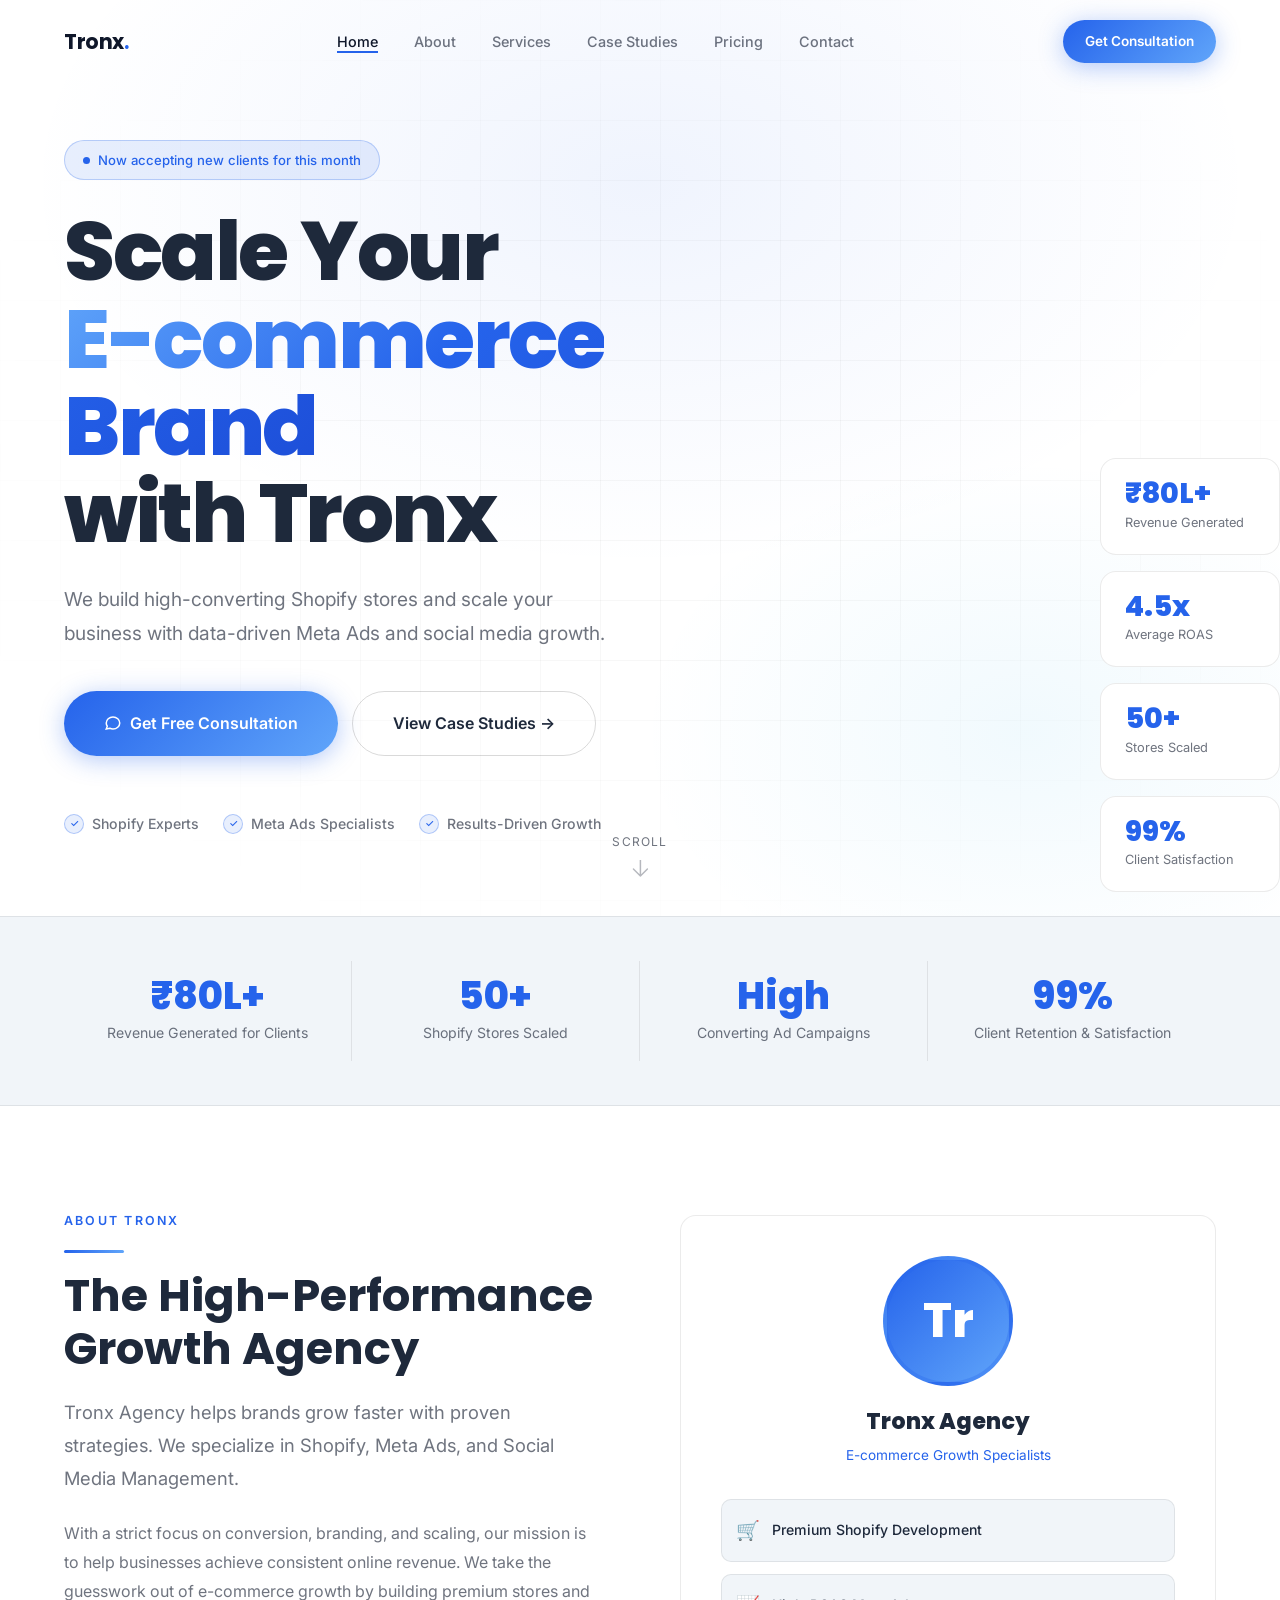
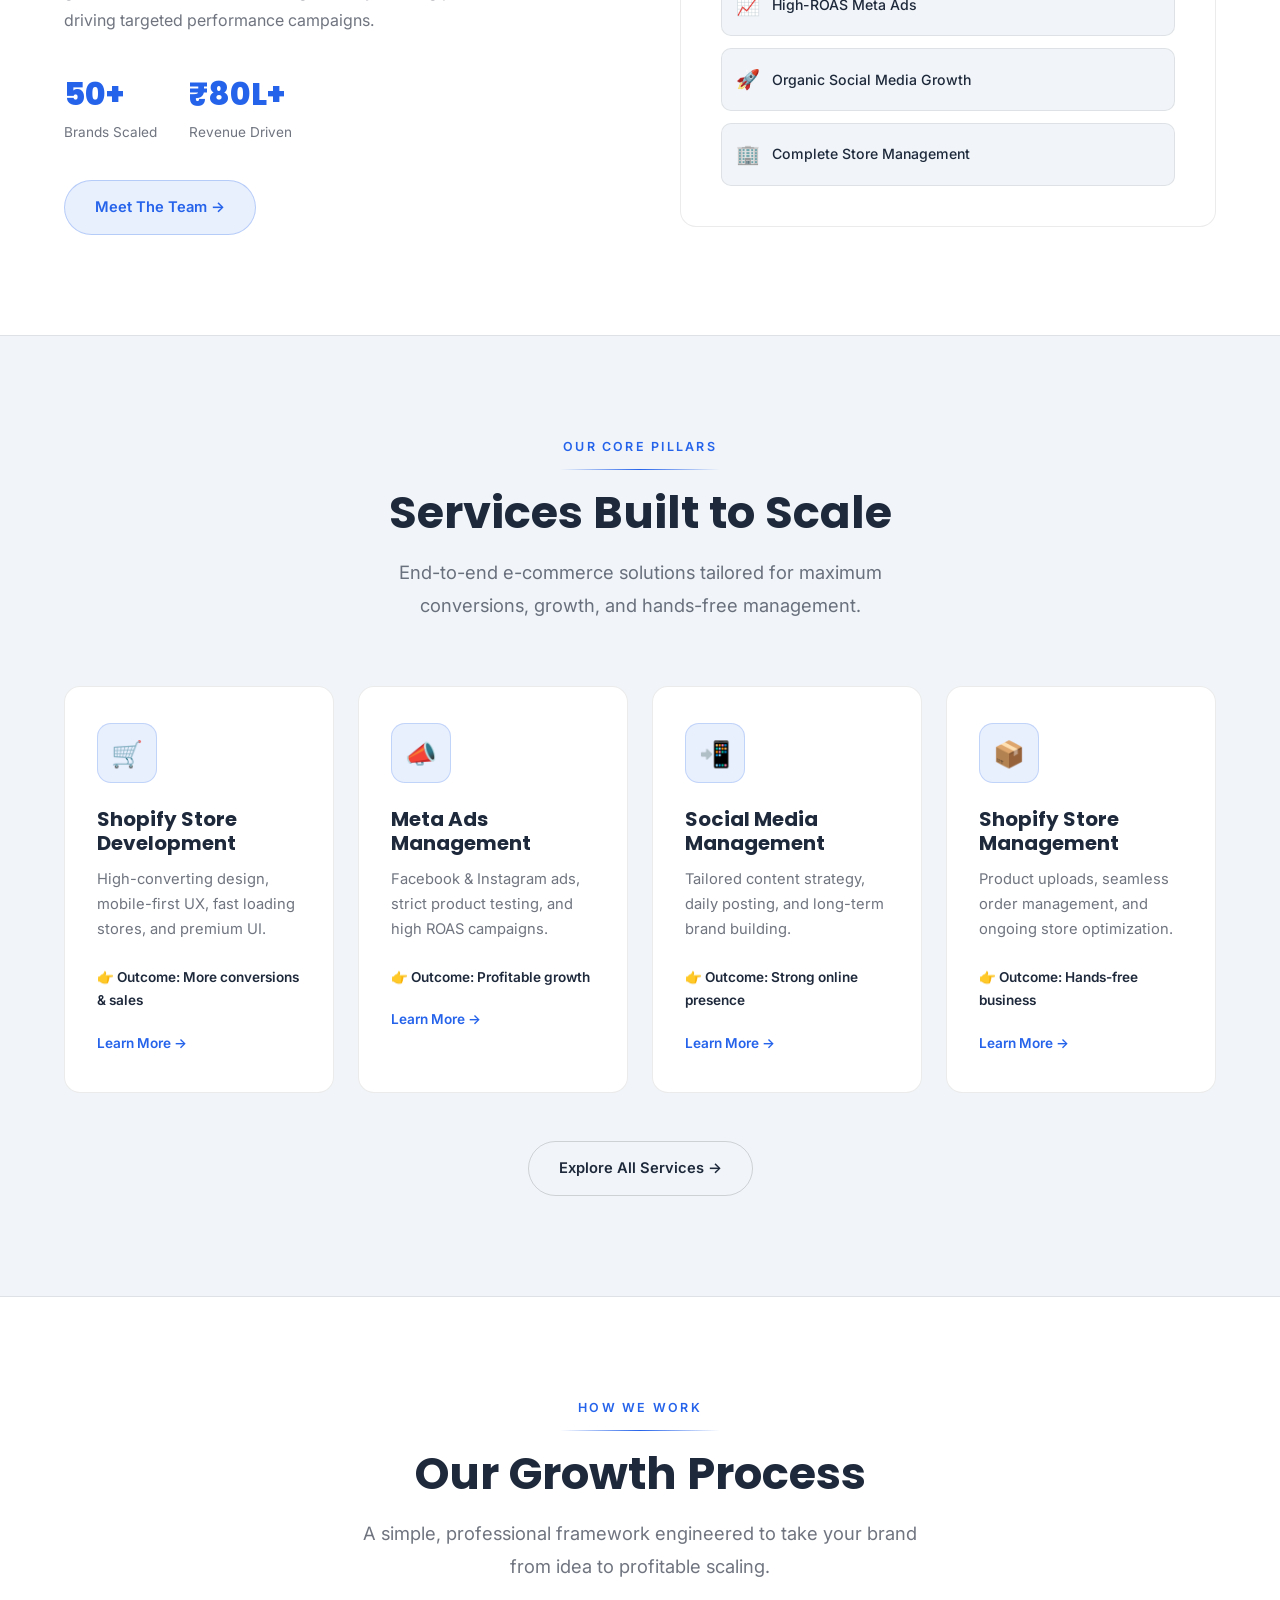
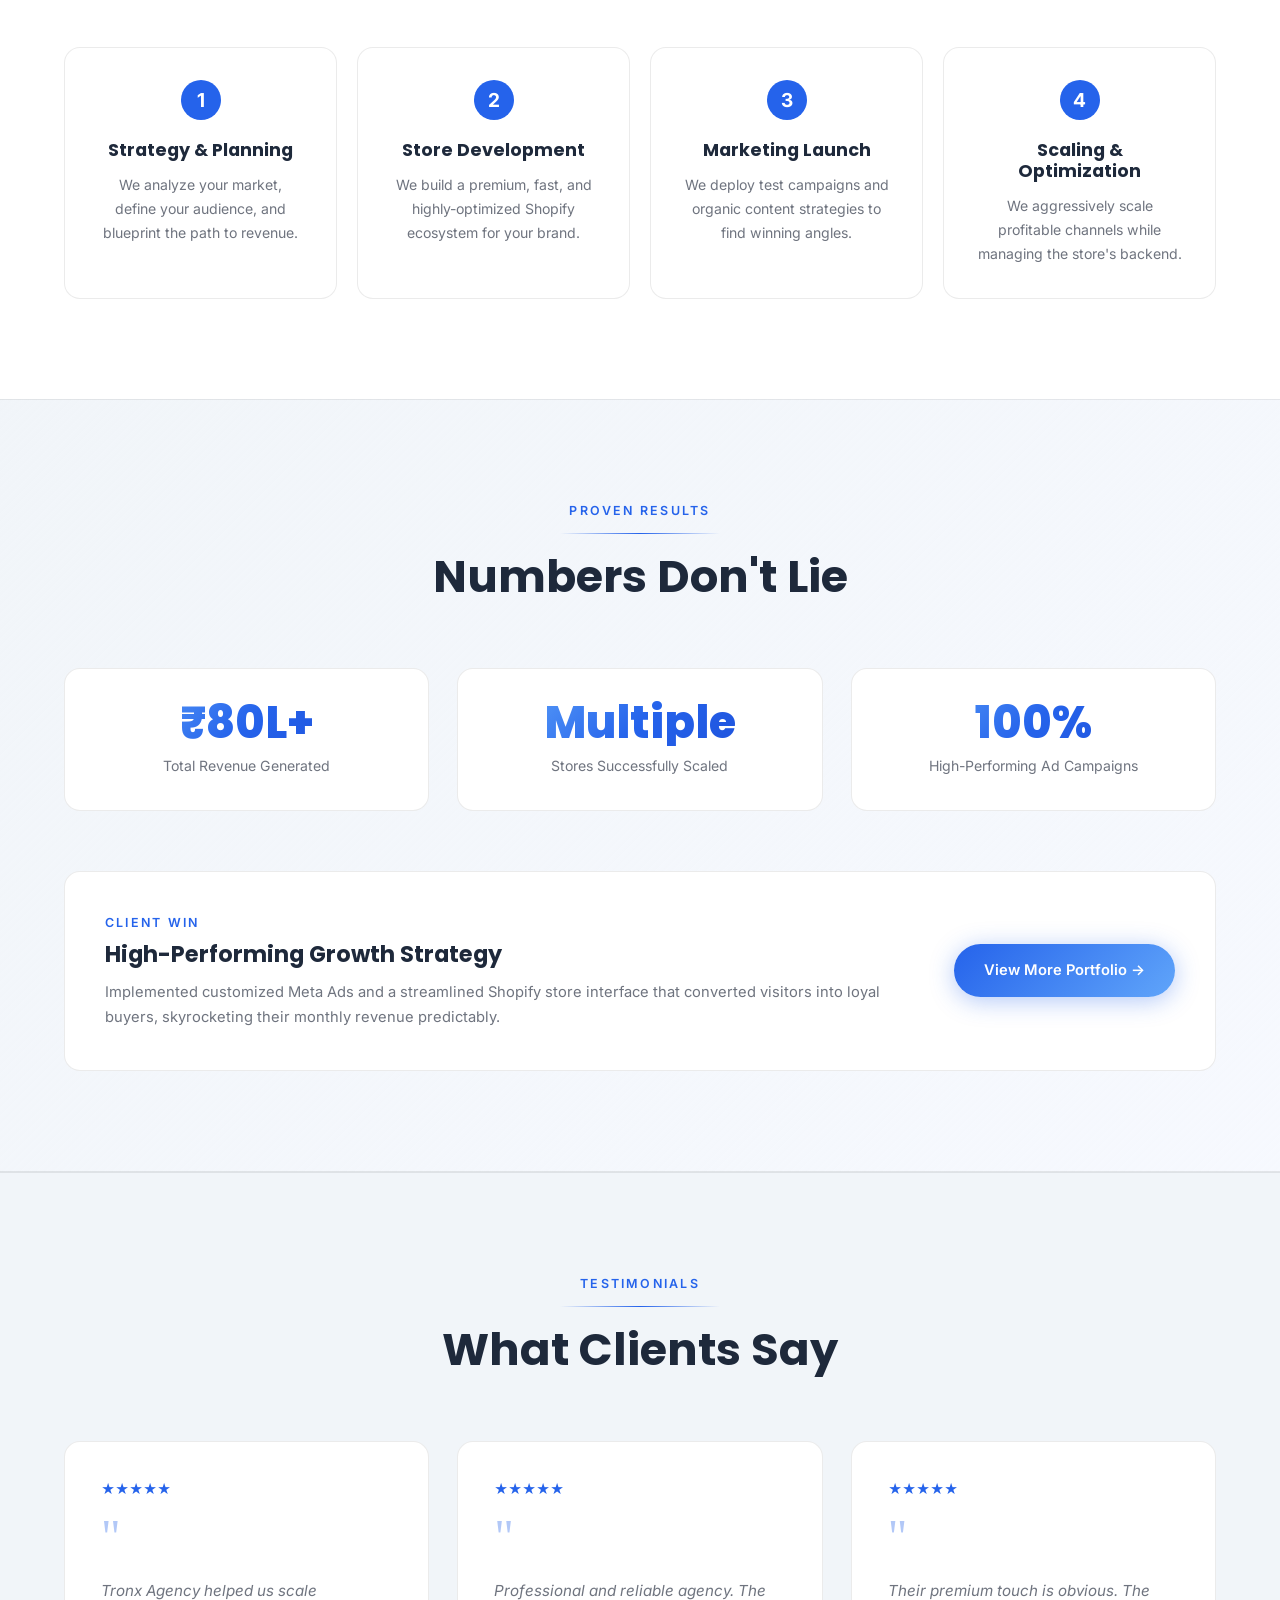
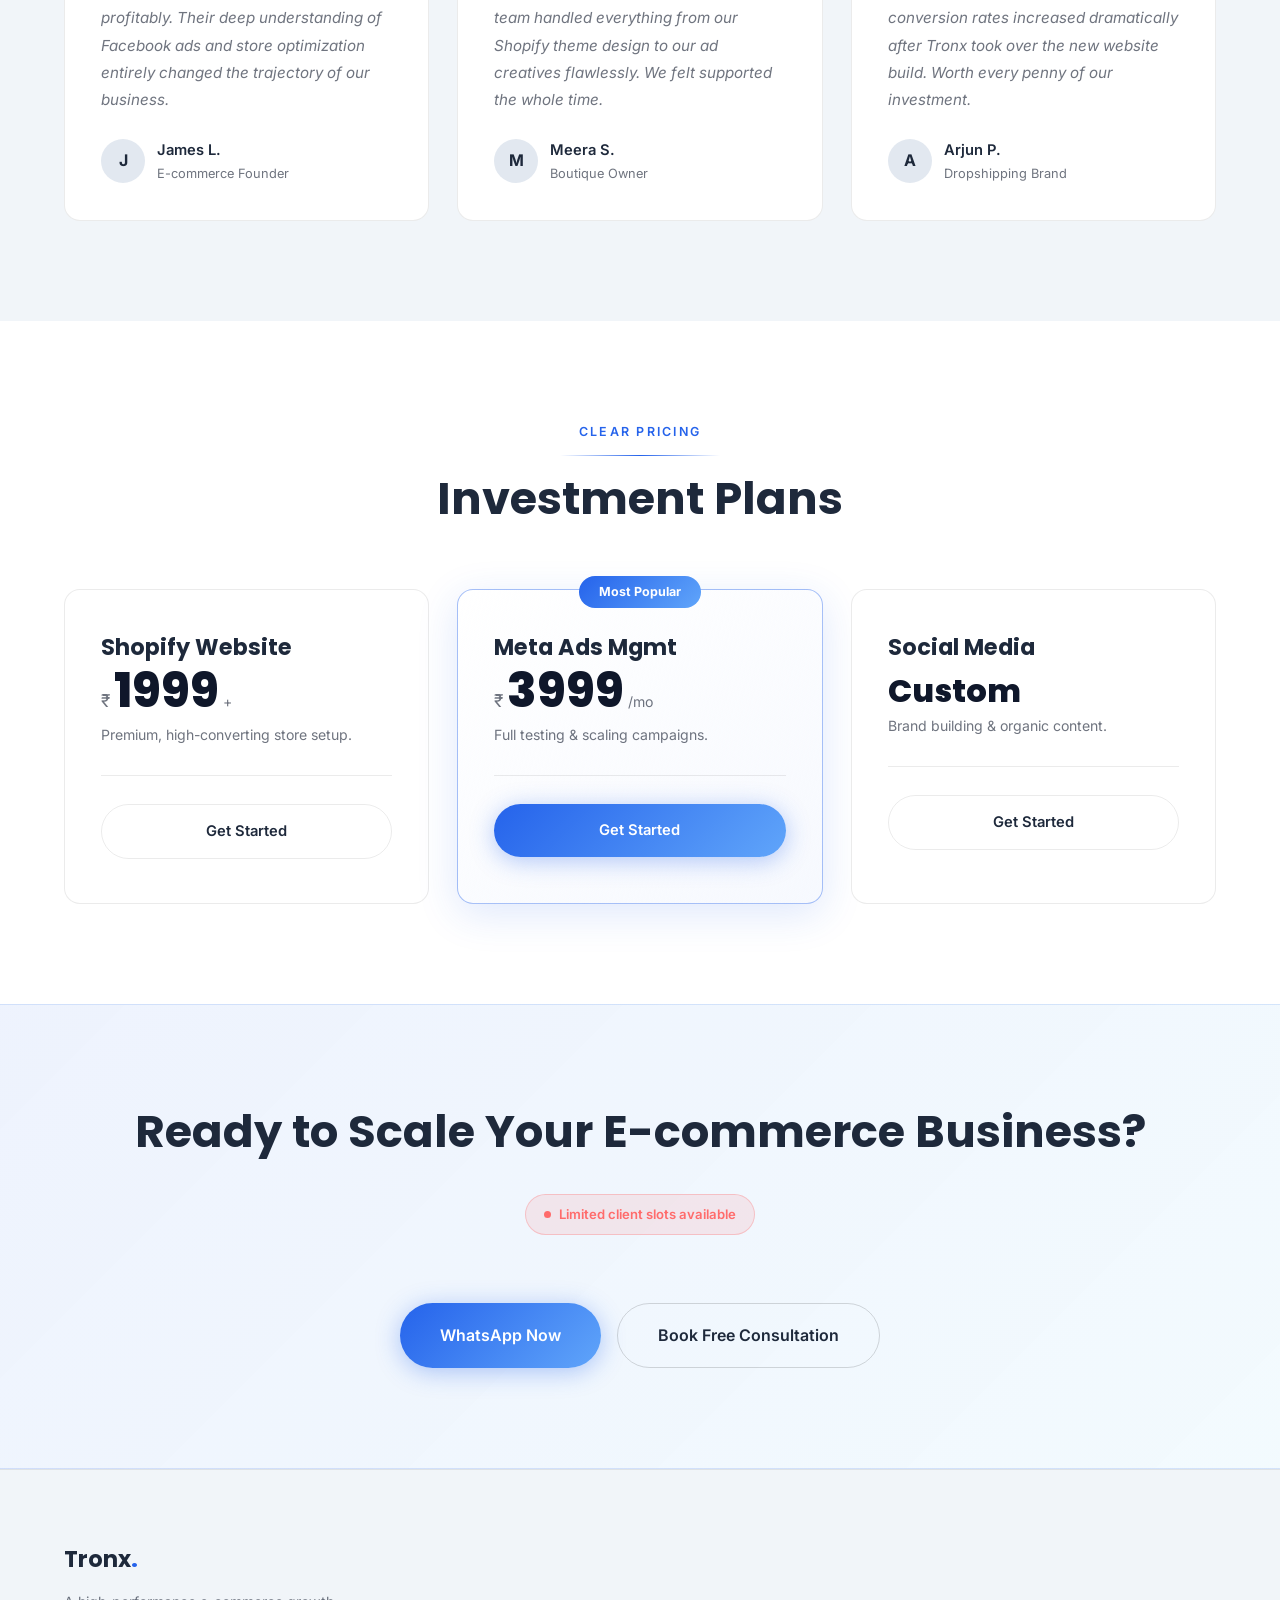
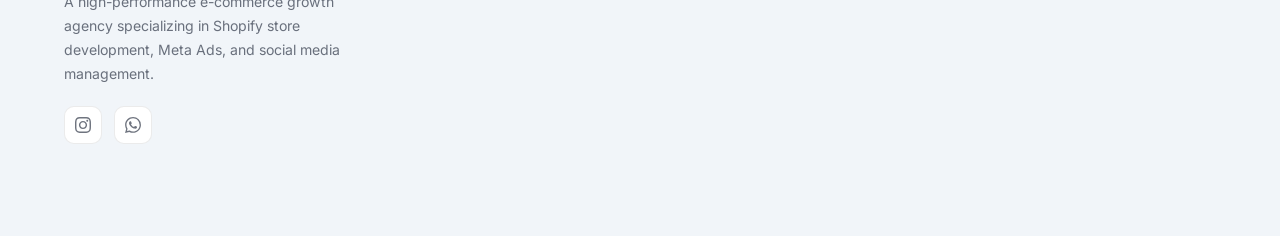
<file: index.html>
<!DOCTYPE html>
<html lang="en">
<head>
  <meta charset="UTF-8" />
  <meta name="viewport" content="width=device-width, initial-scale=1.0, maximum-scale=1.0, user-scalable=0" />
  <title>Tronx Agency — Scaling E-commerce Brands</title>
  <meta name="description" content="Tronx Agency helps brands build high-converting Shopify stores and scale with data-driven Meta Ads and social media growth." />
  <link rel="stylesheet" href="style.css" />
  <link rel="icon" href="data:image/svg+xml,<svg xmlns='http://www.w3.org/2000/svg' viewBox='0 0 100 100'><circle cx='50' cy='50' r='50' fill='%232563eb'/><text y='65' x='20' font-size='60' fill='white' font-family='sans-serif' font-weight='bold'>Tr</text></svg>" />
</head>
<body>

<!-- ══ NAVBAR ══ -->
<nav class="navbar" id="navbar">
  <div class="container">
    <div class="navbar-inner">
      <a href="index.html" class="navbar-logo">Tronx<span>.</span></a>
      <ul class="navbar-links">
        <li><a href="index.html" class="active">Home</a></li>
        <li><a href="about.html">About</a></li>
        <li><a href="services.html">Services</a></li>
        <li><a href="portfolio.html">Case Studies</a></li>
        <li><a href="pricing.html">Pricing</a></li>
        <li><a href="contact.html">Contact</a></li>
      </ul>
      <div class="navbar-cta">
        <a href="contact.html" class="btn btn-gold btn-sm">Get Consultation</a>
        <button class="nav-toggle" id="navToggle" aria-label="Toggle menu">
          <span></span><span></span><span></span>
        </button>
      </div>
    </div>
  </div>
</nav>

<!-- Mobile Overlay -->
<div class="mobile-nav-overlay" id="mobileNav">
  <ul class="navbar-links">
    <li><a href="index.html">Home</a></li>
    <li><a href="about.html">About</a></li>
    <li><a href="services.html">Services</a></li>
    <li><a href="portfolio.html">Case Studies</a></li>
    <li><a href="pricing.html">Pricing</a></li>
    <li><a href="contact.html">Contact</a></li>
    <li><a href="contact.html" class="btn btn-gold" style="margin-top:8px;">Get Consultation</a></li>
  </ul>
  <button class="mobile-close" id="mobileClose">✕</button>
</div>

<!-- ══ HERO ══ -->
<section class="hero" id="hero">
  <div class="hero-bg"></div>
  <div class="hero-grid"></div>
  <div class="container" style="width:100%;">
    <div style="display:flex; align-items:center; gap:48px; min-height:calc(100vh - 100px); padding: 40px 0 80px;">
      <div class="hero-content">
        <div class="hero-badge">
          <span class="dot"></span>
          Now accepting new clients for this month
        </div>
        <h1 class="hero-title">
          Scale Your<br>
          <span class="gradient-text">E-commerce Brand</span><br>
          with Tronx
        </h1>
        <p class="hero-sub">
          We build high-converting Shopify stores and scale your business with data-driven Meta Ads and social media growth.
        </p>
        <div class="hero-actions">
          <a href="contact.html" class="btn btn-gold btn-lg">
            <svg width="18" height="18" fill="none" viewBox="0 0 24 24" stroke="currentColor" stroke-width="2"><path d="M8 12h.01M12 12h.01M16 12h.01M21 12c0 4.418-4.03 8-9 8a9.863 9.863 0 01-4.255-.949L3 20l1.395-3.72C3.512 15.042 3 13.574 3 12c0-4.418 4.03-8 9-8s9 3.582 9 8z"/></svg>
            Get Free Consultation
          </a>
          <a href="portfolio.html" class="btn btn-outline btn-lg" style="border-color:rgba(0,0,0,0.15); color:var(--text);">
            View Case Studies →
          </a>
        </div>
        <div class="hero-trust">
          <div class="trust-item"><span class="check">✓</span> Shopify Experts</div>
          <div class="trust-item"><span class="check">✓</span> Meta Ads Specialists</div>
          <div class="trust-item"><span class="check">✓</span> Results-Driven Growth</div>
        </div>
      </div>
      <div class="hero-stats">
        <div class="stat-pill">
          <div class="value">₹80L+</div>
          <div class="label">Revenue Generated</div>
        </div>
        <div class="stat-pill">
          <div class="value">4.5x</div>
          <div class="label">Average ROAS</div>
        </div>
        <div class="stat-pill">
          <div class="value">50+</div>
          <div class="label">Stores Scaled</div>
        </div>
        <div class="stat-pill">
          <div class="value">99%</div>
          <div class="label">Client Satisfaction</div>
        </div>
      </div>
    </div>
  </div>
  <div class="scroll-cue">
    <span>SCROLL</span>
    <svg width="16" height="20" fill="none" viewBox="0 0 16 20">
      <path d="M8 0v16M1 9l7 7 7-7" stroke="currentColor" stroke-width="1.5" stroke-linecap="round" stroke-linejoin="round"/>
    </svg>
  </div>
</section>

<!-- ══ STATS STRIP ══ -->
<div class="stats-strip">
  <div class="container">
    <div class="stats-grid">
      <div class="stat-item reveal">
        <div class="num">₹80L+</div>
        <div class="desc">Revenue Generated for Clients</div>
      </div>
      <div class="stat-item reveal" style="transition-delay:.1s">
        <div class="num">50+</div>
        <div class="desc">Shopify Stores Scaled</div>
      </div>
      <div class="stat-item reveal" style="transition-delay:.2s">
        <div class="num">High</div>
        <div class="desc">Converting Ad Campaigns</div>
      </div>
      <div class="stat-item reveal" style="transition-delay:.3s">
        <div class="num">99%</div>
        <div class="desc">Client Retention & Satisfaction</div>
      </div>
    </div>
  </div>
</div>

<!-- ══ ABOUT AGENCY ══ -->
<section class="section">
  <div class="container">
    <div style="display:grid; grid-template-columns:1fr 1fr; gap:80px; align-items:center;">
      <div class="reveal-left">
        <span class="section-label">About Tronx</span>
        <div class="gold-line"></div>
        <h2 class="section-title" style="margin-bottom:20px;">The High-Performance<br>Growth Agency</h2>
        <p class="lead" style="margin-bottom:24px;">
          Tronx Agency helps brands grow faster with proven strategies. We specialize in Shopify, Meta Ads, and Social Media Management.
        </p>
        <p style="color:var(--muted);line-height:1.8;margin-bottom:32px;">
          With a strict focus on conversion, branding, and scaling, our mission is to help businesses achieve consistent online revenue. We take the guesswork out of e-commerce growth by building premium stores and driving targeted performance campaigns.
        </p>
        <div style="display:flex;gap:32px;margin-bottom:36px;">
          <div>
            <div style="font-family:var(--font-main);font-size:2rem;font-weight:800;color:var(--gold);">50+</div>
            <div style="font-size:0.85rem;color:var(--muted);">Brands Scaled</div>
          </div>
          <div>
            <div style="font-family:var(--font-main);font-size:2rem;font-weight:800;color:var(--gold);">₹80L+</div>
            <div style="font-size:0.85rem;color:var(--muted);">Revenue Driven</div>
          </div>
        </div>
        <a href="about.html" class="btn btn-ghost">Meet The Team →</a>
      </div>
      <div class="reveal-right">
        <div style="background:var(--card);border:1px solid var(--border);border-radius:var(--radius);padding:40px;position:relative;">
          <div style="display:flex;flex-direction:column;align-items:center;text-align:center;margin-bottom:32px;">
            <div class="about-avatar" style="margin-bottom:16px;">Tr</div>
            <div style="font-family:var(--font-main);font-size:1.4rem;font-weight:800;">Tronx Agency</div>
            <div style="font-size:0.85rem;color:var(--gold);margin-top:4px;">E-commerce Growth Specialists</div>
          </div>
          <div style="display:flex;flex-direction:column;gap:12px;">
            <div style="display:flex;align-items:center;gap:12px;padding:14px;background:var(--surface);border-radius:10px;border:1px solid var(--border);">
              <span style="font-size:1.2rem;">🛒</span>
              <span style="font-size:0.88rem; font-weight:500;">Premium Shopify Development</span>
            </div>
            <div style="display:flex;align-items:center;gap:12px;padding:14px;background:var(--surface);border-radius:10px;border:1px solid var(--border);">
              <span style="font-size:1.2rem;">📈</span>
              <span style="font-size:0.88rem; font-weight:500;">High-ROAS Meta Ads</span>
            </div>
            <div style="display:flex;align-items:center;gap:12px;padding:14px;background:var(--surface);border-radius:10px;border:1px solid var(--border);">
              <span style="font-size:1.2rem;">🚀</span>
              <span style="font-size:0.88rem; font-weight:500;">Organic Social Media Growth</span>
            </div>
            <div style="display:flex;align-items:center;gap:12px;padding:14px;background:var(--surface);border-radius:10px;border:1px solid var(--border);">
              <span style="font-size:1.2rem;">🏢</span>
              <span style="font-size:0.88rem; font-weight:500;">Complete Store Management</span>
            </div>
          </div>
        </div>
      </div>
    </div>
  </div>
</section>

<!-- ══ SERVICES OVERVIEW ══ -->
<section class="section" style="background:var(--surface);border-top:1px solid var(--border);border-bottom:1px solid var(--border);">
  <div class="container">
    <div class="section-header centered reveal">
      <span class="section-label">Our Core Pillars</span>
      <div class="divider" style="margin:12px auto 16px;"></div>
      <h2 class="section-title">Services Built to Scale</h2>
      <p class="lead mt-16">End-to-end e-commerce solutions tailored for maximum conversions, growth, and hands-free management.</p>
    </div>
    <div class="grid-4 stagger">
      <div class="service-card reveal">
        <div class="service-icon">🛒</div>
        <h3>Shopify Store Development</h3>
        <p>High-converting design, mobile-first UX, fast loading stores, and premium UI.</p>
        <div style="font-size:0.85rem; color:var(--text); font-weight:600; margin-bottom:16px;">👉 Outcome: More conversions & sales</div>
        <a href="services.html" class="service-tag">Learn More →</a>
      </div>
      <div class="service-card reveal">
        <div class="service-icon">📣</div>
        <h3>Meta Ads Management</h3>
        <p>Facebook & Instagram ads, strict product testing, and high ROAS campaigns.</p>
        <div style="font-size:0.85rem; color:var(--text); font-weight:600; margin-bottom:16px;">👉 Outcome: Profitable growth</div>
        <a href="services.html" class="service-tag">Learn More →</a>
      </div>
      <div class="service-card reveal">
        <div class="service-icon">📲</div>
        <h3>Social Media Management</h3>
        <p>Tailored content strategy, daily posting, and long-term brand building.</p>
        <div style="font-size:0.85rem; color:var(--text); font-weight:600; margin-bottom:16px;">👉 Outcome: Strong online presence</div>
        <a href="services.html" class="service-tag">Learn More →</a>
      </div>
      <div class="service-card reveal">
        <div class="service-icon">📦</div>
        <h3>Shopify Store Management</h3>
        <p>Product uploads, seamless order management, and ongoing store optimization.</p>
        <div style="font-size:0.85rem; color:var(--text); font-weight:600; margin-bottom:16px;">👉 Outcome: Hands-free business</div>
        <a href="services.html" class="service-tag">Learn More →</a>
      </div>
    </div>
    <div style="text-align:center;margin-top:48px;" class="reveal">
      <a href="services.html" class="btn btn-outline" style="border-color:rgba(0,0,0,0.15); color:var(--text);">Explore All Services →</a>
    </div>
  </div>
</section>

<!-- ══ OUR PROCESS (NEW) ══ -->
<section class="section">
  <div class="container">
    <div class="section-header centered reveal">
      <span class="section-label">How We Work</span>
      <div class="divider" style="margin:12px auto 16px;"></div>
      <h2 class="section-title">Our Growth Process</h2>
      <p class="lead mt-16">A simple, professional framework engineered to take your brand from idea to profitable scaling.</p>
    </div>
    <div style="display:grid; grid-template-columns:repeat(4, 1fr); gap:20px; text-align:center;" class="stagger">
      <div class="reveal" style="padding:32px; background:var(--card); border:1px solid var(--border); border-radius:var(--radius); position:relative;">
        <div style="width:40px;height:40px;background:var(--gold);color:white;border-radius:50%;display:flex;align-items:center;justify-content:center;font-weight:700;font-size:1.2rem;margin:0 auto 20px;">1</div>
        <h3 style="font-size:1.1rem;font-weight:700;margin-bottom:12px;">Strategy & Planning</h3>
        <p style="font-size:0.88rem;color:var(--muted);">We analyze your market, define your audience, and blueprint the path to revenue.</p>
      </div>
      <div class="reveal" style="padding:32px; background:var(--card); border:1px solid var(--border); border-radius:var(--radius); position:relative;">
        <div style="width:40px;height:40px;background:var(--gold);color:white;border-radius:50%;display:flex;align-items:center;justify-content:center;font-weight:700;font-size:1.2rem;margin:0 auto 20px;">2</div>
        <h3 style="font-size:1.1rem;font-weight:700;margin-bottom:12px;">Store Development</h3>
        <p style="font-size:0.88rem;color:var(--muted);">We build a premium, fast, and highly-optimized Shopify ecosystem for your brand.</p>
      </div>
      <div class="reveal" style="padding:32px; background:var(--card); border:1px solid var(--border); border-radius:var(--radius); position:relative;">
        <div style="width:40px;height:40px;background:var(--gold);color:white;border-radius:50%;display:flex;align-items:center;justify-content:center;font-weight:700;font-size:1.2rem;margin:0 auto 20px;">3</div>
        <h3 style="font-size:1.1rem;font-weight:700;margin-bottom:12px;">Marketing Launch</h3>
        <p style="font-size:0.88rem;color:var(--muted);">We deploy test campaigns and organic content strategies to find winning angles.</p>
      </div>
      <div class="reveal" style="padding:32px; background:var(--card); border:1px solid var(--border); border-radius:var(--radius); position:relative;">
        <div style="width:40px;height:40px;background:var(--gold);color:white;border-radius:50%;display:flex;align-items:center;justify-content:center;font-weight:700;font-size:1.2rem;margin:0 auto 20px;">4</div>
        <h3 style="font-size:1.1rem;font-weight:700;margin-bottom:12px;">Scaling & Optimization</h3>
        <p style="font-size:0.88rem;color:var(--muted);">We aggressively scale profitable channels while managing the store's backend.</p>
      </div>
    </div>
  </div>
</section>

<!-- ══ RESULTS ══ -->
<section class="section results-section">
  <div class="container">
    <div class="section-header centered reveal">
      <span class="section-label">Proven Results</span>
      <div class="divider" style="margin:12px auto 16px;"></div>
      <h2 class="section-title">Numbers Don't Lie</h2>
    </div>
    <div class="grid-3 stagger" style="margin-bottom:60px;">
      <div class="result-card reveal">
        <div class="num gradient-text">₹80L+</div>
        <div class="desc">Total Revenue Generated</div>
      </div>
      <div class="result-card reveal">
        <div class="num gradient-text">Multiple</div>
        <div class="desc">Stores Successfully Scaled</div>
      </div>
      <div class="result-card reveal">
        <div class="num gradient-text">100%</div>
        <div class="desc">High-Performing Ad Campaigns</div>
      </div>
    </div>
    <div style="background:var(--card);border:1px solid var(--border);border-radius:var(--radius);padding:40px;display:flex;align-items:center;gap:40px;flex-wrap:wrap;" class="reveal">
      <div style="flex:1;">
        <span class="section-label" style="display:block;margin-bottom:8px;">Client Win</span>
        <h3 style="font-size:1.4rem;font-weight:700;margin-bottom:12px;">High-Performing Growth Strategy</h3>
        <p style="color:var(--muted);font-size:0.92rem;line-height:1.7;">Implemented customized Meta Ads and a streamlined Shopify store interface that converted visitors into loyal buyers, skyrocketing their monthly revenue predictably.</p>
      </div>
      <div style="display:grid;grid-template-columns:1fr;gap:20px;flex-shrink:0;">
        <a href="portfolio.html" class="btn btn-gold">View More Portfolio →</a>
      </div>
    </div>
  </div>
</section>

<!-- ══ TESTIMONIALS ══ -->
<section class="section" style="background:var(--surface);border-top:1px solid var(--border);">
  <div class="container">
    <div class="section-header centered reveal">
      <span class="section-label">Testimonials</span>
      <div class="divider" style="margin:12px auto 16px;"></div>
      <h2 class="section-title">What Clients Say</h2>
    </div>
    <div class="grid-3 stagger">
      <div class="testimonial-card reveal">
        <div class="stars">★★★★★</div>
        <div class="quote-icon">"</div>
        <p class="text">Tronx Agency helped us scale profitably. Their deep understanding of Facebook ads and store optimization entirely changed the trajectory of our business.</p>
        <div class="testimonial-author">
          <div class="author-avatar" style="background:#e2e8f0; color:var(--text);">J</div>
          <div class="author-info">
            <div class="name">James L.</div>
            <div class="role">E-commerce Founder</div>
          </div>
        </div>
      </div>
      <div class="testimonial-card reveal">
        <div class="stars">★★★★★</div>
        <div class="quote-icon">"</div>
        <p class="text">Professional and reliable agency. The team handled everything from our Shopify theme design to our ad creatives flawlessly. We felt supported the whole time.</p>
        <div class="testimonial-author">
          <div class="author-avatar" style="background:#e2e8f0; color:var(--text);">M</div>
          <div class="author-info">
            <div class="name">Meera S.</div>
            <div class="role">Boutique Owner</div>
          </div>
        </div>
      </div>
      <div class="testimonial-card reveal">
        <div class="stars">★★★★★</div>
        <div class="quote-icon">"</div>
        <p class="text">Their premium touch is obvious. The conversion rates increased dramatically after Tronx took over the new website build. Worth every penny of our investment.</p>
        <div class="testimonial-author">
          <div class="author-avatar" style="background:#e2e8f0; color:var(--text);">A</div>
          <div class="author-info">
            <div class="name">Arjun P.</div>
            <div class="role">Dropshipping Brand</div>
          </div>
        </div>
      </div>
    </div>
  </div>
</section>

<!-- ══ PRICING PREVIEW ══ -->
<section class="section">
  <div class="container">
    <div class="section-header centered reveal">
      <span class="section-label">Clear Pricing</span>
      <div class="divider" style="margin:12px auto 16px;"></div>
      <h2 class="section-title">Investment Plans</h2>
    </div>
    <div class="grid-3 stagger">
      <div class="pricing-card reveal">
        <h3 class="pricing-name">Shopify Website</h3>
        <div class="pricing-price"><span class="currency">₹</span><span class="amount">1999</span><span class="period">+</span></div>
        <p class="pricing-desc">Premium, high-converting store setup.</p>
        <div class="pricing-divider"></div>
        <a href="pricing.html" class="btn btn-outline" style="width:100%; border-color:var(--border); color:var(--text); justify-content:center;">Get Started</a>
      </div>
      <div class="pricing-card featured reveal">
        <div class="pricing-badge-top">Most Popular</div>
        <h3 class="pricing-name">Meta Ads Mgmt</h3>
        <div class="pricing-price"><span class="currency">₹</span><span class="amount">3999</span><span class="period">/mo</span></div>
        <p class="pricing-desc">Full testing & scaling campaigns.</p>
        <div class="pricing-divider"></div>
        <a href="pricing.html" class="btn btn-gold" style="width:100%; justify-content:center;">Get Started</a>
      </div>
      <div class="pricing-card reveal">
        <h3 class="pricing-name">Social Media</h3>
        <div class="pricing-price"><span class="amount" style="font-size:2rem; margin-top:8px;">Custom</span></div>
        <p class="pricing-desc">Brand building & organic content.</p>
        <div class="pricing-divider" style="margin-top:23px;"></div>
        <a href="pricing.html" class="btn btn-outline" style="width:100%; border-color:var(--border); color:var(--text); justify-content:center;">Get Started</a>
      </div>
    </div>
  </div>
</section>

<!-- ══ CTA SECTION ══ -->
<section class="cta-section">
  <div class="container">
    <div class="reveal">
      <h2 class="section-title" style="margin-bottom:16px;">Ready to Scale Your E-commerce Business?</h2>
      <div class="urgency-badge" style="margin-top:20px; display:inline-flex;"><span class="urgency-dot"></span> Limited client slots available</div>
      <div style="display:flex;justify-content:center;gap:16px;margin-top:40px;flex-wrap:wrap;">
        <a href="https://wa.me/917356567770" class="btn btn-gold btn-lg">
          WhatsApp Now
        </a>
        <a href="contact.html" class="btn btn-outline btn-lg" style="border-color:rgba(0,0,0,0.15); color:var(--text);">
          Book Free Consultation
        </a>
      </div>
    </div>
  </div>
</section>

<!-- ══ FOOTER ══ -->
<footer class="footer">
  <div class="container">
    <div class="footer-grid">
      <div class="footer-brand">
        <div class="logo">Tronx<span>.</span></div>
        <p>A high-performance e-commerce growth agency specializing in Shopify store development, Meta Ads, and social media management.</p>
        <div class="footer-socials">
          <a href="https://www.instagram.com/tronx.agency/" class="social-btn" aria-label="Instagram">
            <svg width="16" height="16" fill="currentColor" viewBox="0 0 24 24"><path d="M12 2.163c3.204 0 3.584.012 4.85.07 3.252.148 4.771 1.691 4.919 4.919.058 1.265.069 1.645.069 4.849 0 3.205-.012 3.584-.069 4.849-.149 3.225-1.664 4.771-4.919 4.919-1.266.058-1.644.07-4.85.07-3.204 0-3.584-.012-4.849-.07-3.26-.149-4.771-1.699-4.919-4.92-.058-1.265-.07-1.644-.07-4.849 0-3.204.013-3.583.07-4.849.149-3.227 1.664-4.771 4.919-4.919 1.266-.057 1.645-.069 4.849-.069zm0-2.163c-3.259 0-3.667.014-4.947.072-4.358.2-6.78 2.618-6.98 6.98-.059 1.281-.073 1.689-.073 4.948 0 3.259.014 3.668.072 4.948.2 4.358 2.618 6.78 6.98 6.98 1.281.058 1.689.072 4.948.072 3.259 0 3.668-.014 4.948-.072 4.354-.2 6.782-2.618 6.979-6.98.059-1.28.073-1.689.073-4.948 0-3.259-.014-3.667-.072-4.947-.196-4.354-2.617-6.78-6.979-6.98-1.281-.059-1.69-.073-4.949-.073zm0 5.838c-3.403 0-6.162 2.759-6.162 6.162s2.759 6.163 6.162 6.163 6.162-2.759 6.162-6.163c0-3.403-2.759-6.162-6.162-6.162zm0 10.162c-2.209 0-4-1.79-4-4 0-2.209 1.791-4 4-4s4 1.791 4 4c0 2.21-1.791 4-4 4zm6.406-11.845c-.796 0-1.441.645-1.441 1.44s.645 1.44 1.441 1.44c.795 0 1.439-.645 1.439-1.44s-.644-1.44-1.439-1.44z"/></svg>
          </a>
          <a href="https://wa.me/917356567770" class="social-btn" aria-label="WhatsApp">
            <svg width="16" height="16" fill="currentColor" viewBox="0 0 24 24"><path d="M17.472 14.382c-.297-.149-1.758-.867-2.03-.967-.273-.099-.471-.148-.67.15-.197.297-.767.966-.94 1.164-.173.199-.347.223-.644.075-.297-.15-1.255-.463-2.39-1.475-.883-.788-1.48-1.761-1.653-2.059-.173-.297-.018-.458.13-.606.134-.133.298-.347.446-.52.149-.174.198-.298.298-.497.099-.198.05-.371-.025-.52-.075-.149-.669-1.612-.916-2.207-.242-.579-.487-.5-.669-.51-.173-.008-.371-.01-.57-.01-.198 0-.52.074-.792.372-.272.297-1.04 1.016-1.04 2.479 0 1.462 1.065 2.875 1.213 3.074.149.198 2.096 3.2 5.077 4.487.709.306 1.262.489 1.694.625.712.227 1.36.195 1.871.118.571-.085 1.758-.719 2.006-1.413.248-.694.248-1.289.173-1.413-.074-.124-.272-.198-.57-.347m-5.421 7.403h-.004a9.87 9.87 0 01-5.031-1.378l-.361-.214-3.741.982.998-3.648-.235-.374a9.86 9.86 0 01-1.51-5.26c.001-5.45 4.436-9.884 9.888-9.884 2.64 0 5.122 1.03 6.988 2.898a9.825 9.825 0 012.893 6.994c-.003 5.45-4.437 9.884-9.885 9.884m8.413-18.297A11.815 11.815 0 0012.05 0C5.495 0 .16 5.335.157 11.892c0 2.096.547 4.142 1.588 5.945L.057 24l6.305-1.654a11.882 11.882 0 005.683 1.448h.005c6.554 0 11.89-5.335 11.893-11.893a11.821 11.821 0 00-3.48-8.413z"/>
  </svg>
</a>

<script src="main.js"></script>
</body>
</html>
</file>
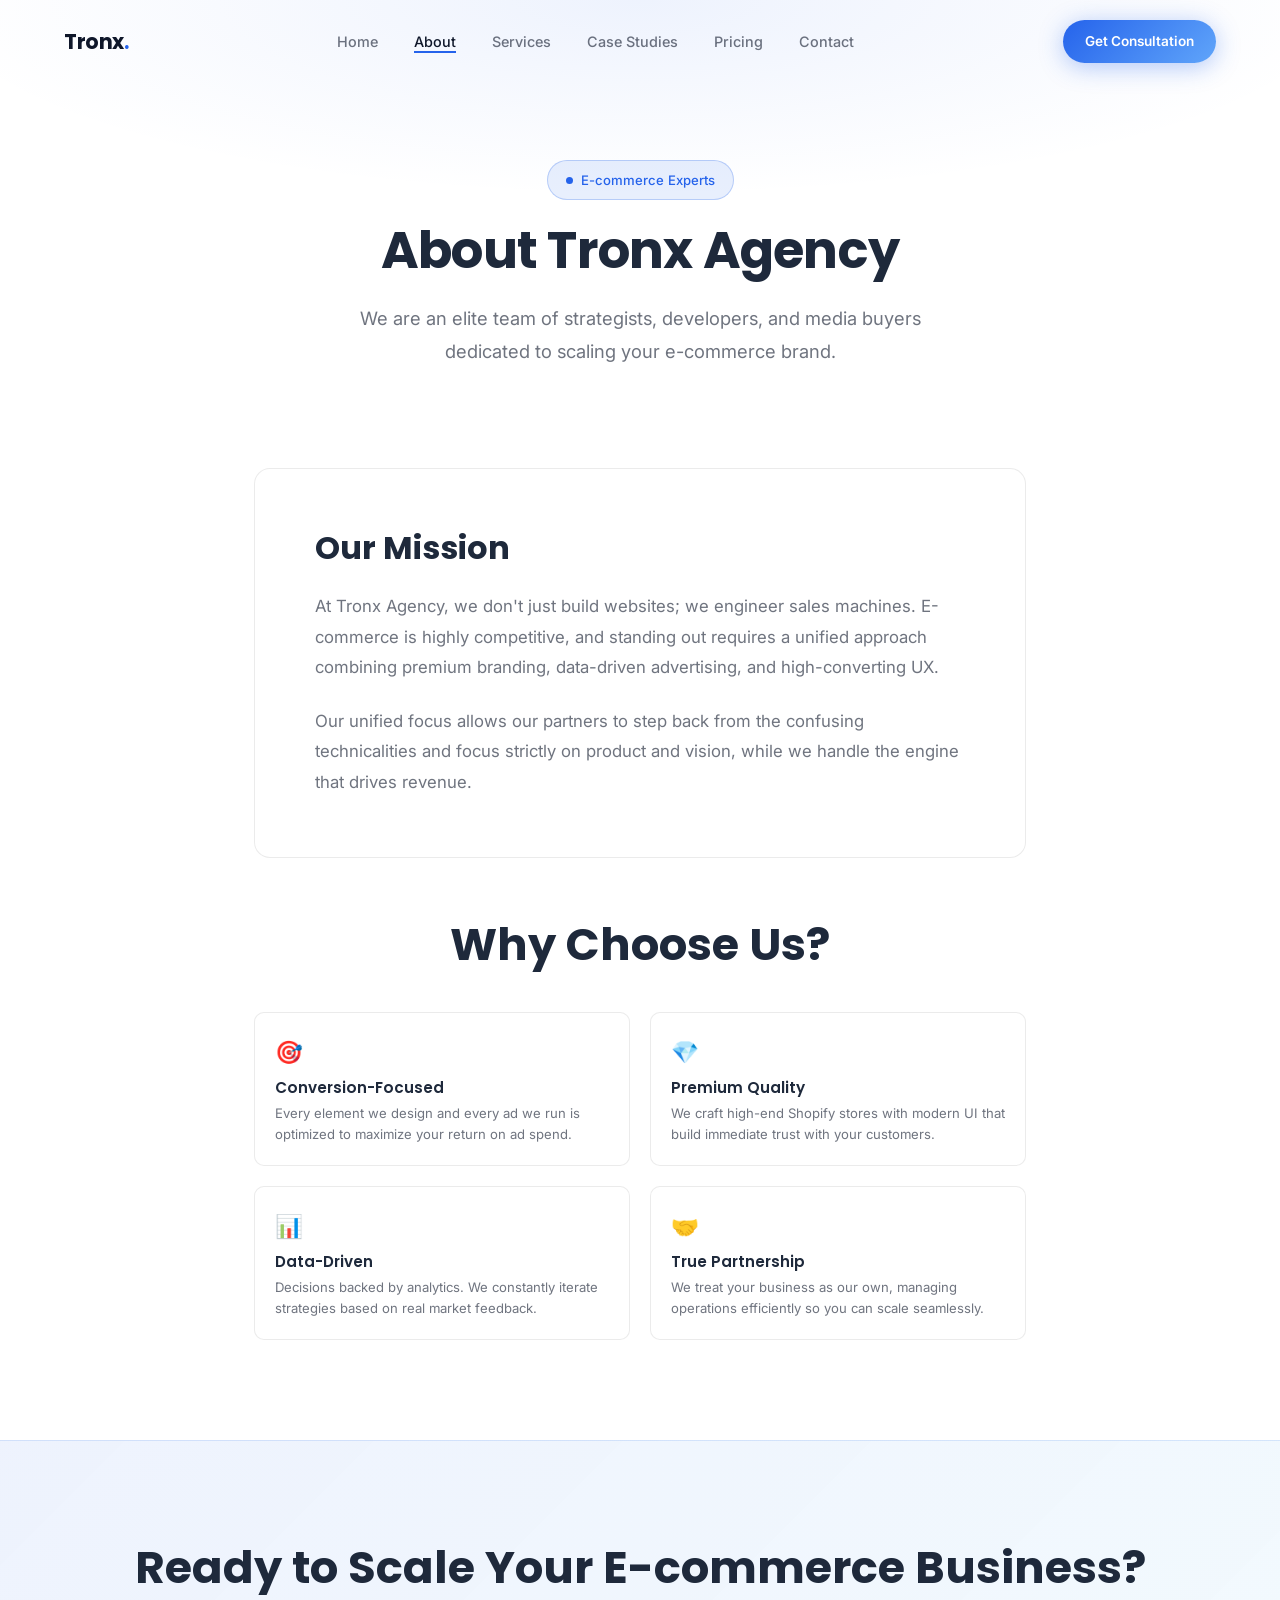
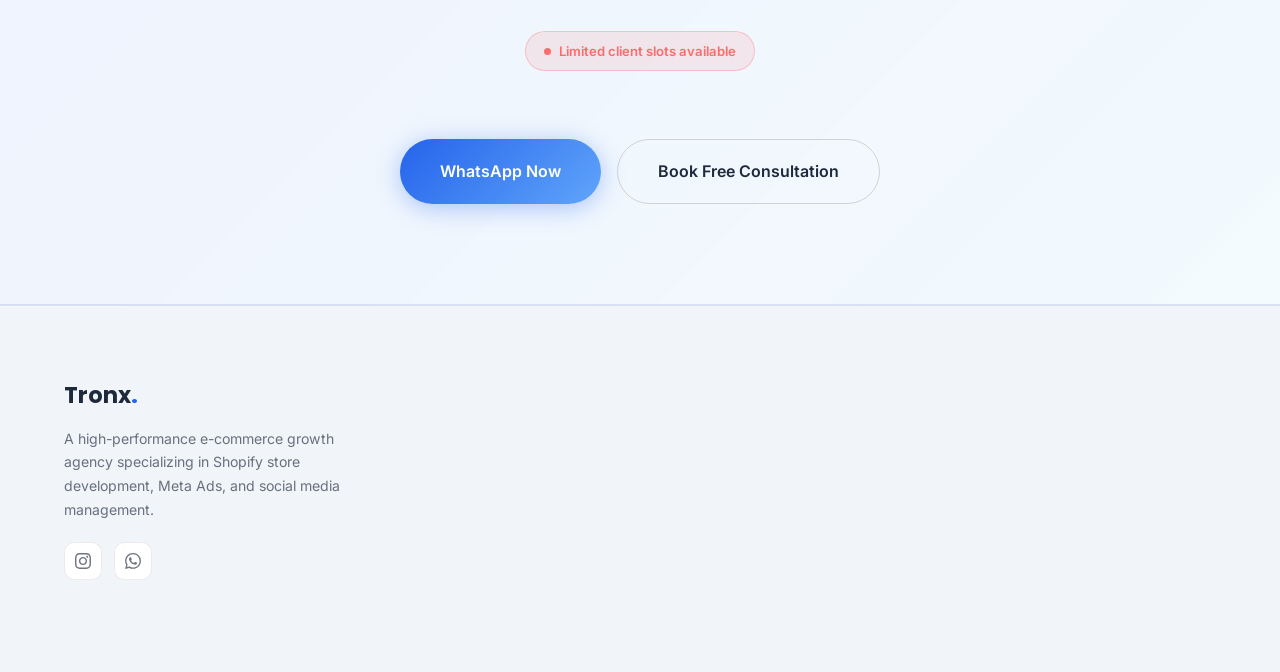
<file: about.html>
<!DOCTYPE html>
<html lang="en">
<head>
  <meta charset="UTF-8" />
  <meta name="viewport" content="width=device-width, initial-scale=1.0, maximum-scale=1.0, user-scalable=0" />
  <title>About Us — Tronx Agency</title>
  <meta name="description" content="Learn about Tronx Agency, the e-commerce growth experts helping brands scale through Shopify and Meta Ads." />
  <link rel="stylesheet" href="style.css" />
  <link rel="icon" href="data:image/svg+xml,<svg xmlns='http://www.w3.org/2000/svg' viewBox='0 0 100 100'><circle cx='50' cy='50' r='50' fill='%232563eb'/><text y='65' x='20' font-size='60' fill='white' font-family='sans-serif' font-weight='bold'>Tr</text></svg>" />
</head>
<body>

<!-- ══ NAVBAR ══ -->
<nav class="navbar" id="navbar">
  <div class="container">
    <div class="navbar-inner">
      <a href="index.html" class="navbar-logo">Tronx<span>.</span></a>
      <ul class="navbar-links">
        <li><a href="index.html">Home</a></li>
        <li><a href="about.html" class="active">About</a></li>
        <li><a href="services.html">Services</a></li>
        <li><a href="portfolio.html">Case Studies</a></li>
        <li><a href="pricing.html">Pricing</a></li>
        <li><a href="contact.html">Contact</a></li>
      </ul>
      <div class="navbar-cta">
        <a href="contact.html" class="btn btn-gold btn-sm">Get Consultation</a>
        <button class="nav-toggle" id="navToggle" aria-label="Toggle menu">
          <span></span><span></span><span></span>
        </button>
      </div>
    </div>
  </div>
</nav>

<!-- Mobile Overlay -->
<div class="mobile-nav-overlay" id="mobileNav">
  <ul class="navbar-links">
    <li><a href="index.html">Home</a></li>
    <li><a href="about.html">About</a></li>
    <li><a href="services.html">Services</a></li>
    <li><a href="portfolio.html">Case Studies</a></li>
    <li><a href="pricing.html">Pricing</a></li>
    <li><a href="contact.html">Contact</a></li>
    <li><a href="contact.html" class="btn btn-gold" style="margin-top:8px;">Get Consultation</a></li>
  </ul>
  <button class="mobile-close" id="mobileClose">✕</button>
</div>

<section class="page-hero">
  <div class="container">
    <div class="hero-badge reveal" style="margin:0 auto 20px;"><span class="dot"></span> E-commerce Experts</div>
    <h1 class="display-lg reveal" style="transition-delay:0.1s;">About Tronx Agency</h1>
    <p class="lead reveal" style="margin:20px auto 0; max-width:600px; transition-delay:0.2s;">
      We are an elite team of strategists, developers, and media buyers dedicated to scaling your e-commerce brand.
    </p>
  </div>
</section>
<section class="section" style="padding-top:0;">
  <div class="container-sm">
    <div class="card reveal" style="padding:60px; margin-bottom:60px;">
      <h2 style="font-size:2rem; font-weight:700; margin-bottom:24px;">Our Mission</h2>
      <p style="color:var(--muted); font-size:1.05rem; line-height:1.8; margin-bottom:24px;">
        At Tronx Agency, we don't just build websites; we engineer sales machines. E-commerce is highly competitive, and standing out requires a unified approach combining premium branding, data-driven advertising, and high-converting UX.
      </p>
      <p style="color:var(--muted); font-size:1.05rem; line-height:1.8;">
        Our unified focus allows our partners to step back from the confusing technicalities and focus strictly on product and vision, while we handle the engine that drives revenue.
      </p>
    </div>
    
    <h2 class="section-title reveal" style="text-align:center; margin-bottom:40px;">Why Choose Us?</h2>
    <div class="why-grid stagger">
      <div class="why-item reveal">
        <div class="icon">🎯</div>
        <h4>Conversion-Focused</h4>
        <p>Every element we design and every ad we run is optimized to maximize your return on ad spend.</p>
      </div>
      <div class="why-item reveal">
        <div class="icon">💎</div>
        <h4>Premium Quality</h4>
        <p>We craft high-end Shopify stores with modern UI that build immediate trust with your customers.</p>
      </div>
      <div class="why-item reveal">
        <div class="icon">📊</div>
        <h4>Data-Driven</h4>
        <p>Decisions backed by analytics. We constantly iterate strategies based on real market feedback.</p>
      </div>
      <div class="why-item reveal">
        <div class="icon">🤝</div>
        <h4>True Partnership</h4>
        <p>We treat your business as our own, managing operations efficiently so you can scale seamlessly.</p>
      </div>
    </div>
  </div>
</section>

<!-- ══ CTA SECTION ══ -->
<section class="cta-section">
  <div class="container">
    <div class="reveal">
      <h2 class="section-title" style="margin-bottom:16px;">Ready to Scale Your E-commerce Business?</h2>
      <div class="urgency-badge" style="margin-top:20px; display:inline-flex;"><span class="urgency-dot"></span> Limited client slots available</div>
      <div style="display:flex;justify-content:center;gap:16px;margin-top:40px;flex-wrap:wrap;">
        <a href="https://wa.me/917356567770" class="btn btn-gold btn-lg">
          WhatsApp Now
        </a>
        <a href="contact.html" class="btn btn-outline btn-lg" style="border-color:rgba(0,0,0,0.15); color:var(--text);">
          Book Free Consultation
        </a>
      </div>
    </div>
  </div>
</section>

<!-- ══ FOOTER ══ -->
<footer class="footer">
  <div class="container">
    <div class="footer-grid">
      <div class="footer-brand">
        <div class="logo">Tronx<span>.</span></div>
        <p>A high-performance e-commerce growth agency specializing in Shopify store development, Meta Ads, and social media management.</p>
        <div class="footer-socials">
          <a href="https://www.instagram.com/tronx.agency/" class="social-btn" aria-label="Instagram">
            <svg width="16" height="16" fill="currentColor" viewBox="0 0 24 24"><path d="M12 2.163c3.204 0 3.584.012 4.85.07 3.252.148 4.771 1.691 4.919 4.919.058 1.265.069 1.645.069 4.849 0 3.205-.012 3.584-.069 4.849-.149 3.225-1.664 4.771-4.919 4.919-1.266.058-1.644.07-4.85.07-3.204 0-3.584-.012-4.849-.07-3.26-.149-4.771-1.699-4.919-4.92-.058-1.265-.07-1.644-.07-4.849 0-3.204.013-3.583.07-4.849.149-3.227 1.664-4.771 4.919-4.919 1.266-.057 1.645-.069 4.849-.069zm0-2.163c-3.259 0-3.667.014-4.947.072-4.358.2-6.78 2.618-6.98 6.98-.059 1.281-.073 1.689-.073 4.948 0 3.259.014 3.668.072 4.948.2 4.358 2.618 6.78 6.98 6.98 1.281.058 1.689.072 4.948.072 3.259 0 3.668-.014 4.948-.072 4.354-.2 6.782-2.618 6.979-6.98.059-1.28.073-1.689.073-4.948 0-3.259-.014-3.667-.072-4.947-.196-4.354-2.617-6.78-6.979-6.98-1.281-.059-1.69-.073-4.949-.073zm0 5.838c-3.403 0-6.162 2.759-6.162 6.162s2.759 6.163 6.162 6.163 6.162-2.759 6.162-6.163c0-3.403-2.759-6.162-6.162-6.162zm0 10.162c-2.209 0-4-1.79-4-4 0-2.209 1.791-4 4-4s4 1.791 4 4c0 2.21-1.791 4-4 4zm6.406-11.845c-.796 0-1.441.645-1.441 1.44s.645 1.44 1.441 1.44c.795 0 1.439-.645 1.439-1.44s-.644-1.44-1.439-1.44z"/></svg>
          </a>
          <a href="https://wa.me/917356567770" class="social-btn" aria-label="WhatsApp">
            <svg width="16" height="16" fill="currentColor" viewBox="0 0 24 24"><path d="M17.472 14.382c-.297-.149-1.758-.867-2.03-.967-.273-.099-.471-.148-.67.15-.197.297-.767.966-.94 1.164-.173.199-.347.223-.644.075-.297-.15-1.255-.463-2.39-1.475-.883-.788-1.48-1.761-1.653-2.059-.173-.297-.018-.458.13-.606.134-.133.298-.347.446-.52.149-.174.198-.298.298-.497.099-.198.05-.371-.025-.52-.075-.149-.669-1.612-.916-2.207-.242-.579-.487-.5-.669-.51-.173-.008-.371-.01-.57-.01-.198 0-.52.074-.792.372-.272.297-1.04 1.016-1.04 2.479 0 1.462 1.065 2.875 1.213 3.074.149.198 2.096 3.2 5.077 4.487.709.306 1.262.489 1.694.625.712.227 1.36.195 1.871.118.571-.085 1.758-.719 2.006-1.413.248-.694.248-1.289.173-1.413-.074-.124-.272-.198-.57-.347m-5.421 7.403h-.004a9.87 9.87 0 01-5.031-1.378l-.361-.214-3.741.982.998-3.648-.235-.374a9.86 9.86 0 01-1.51-5.26c.001-5.45 4.436-9.884 9.888-9.884 2.64 0 5.122 1.03 6.988 2.898a9.825 9.825 0 012.893 6.994c-.003 5.45-4.437 9.884-9.885 9.884m8.413-18.297A11.815 11.815 0 0012.05 0C5.495 0 .16 5.335.157 11.892c0 2.096.547 4.142 1.588 5.945L.057 24l6.305-1.654a11.882 11.882 0 005.683 1.448h.005c6.554 0 11.89-5.335 11.893-11.893a11.821 11.821 0 00-3.48-8.413z"/>
  </svg>
</a>

<script src="main.js"></script>
</body>
</html>
</file>
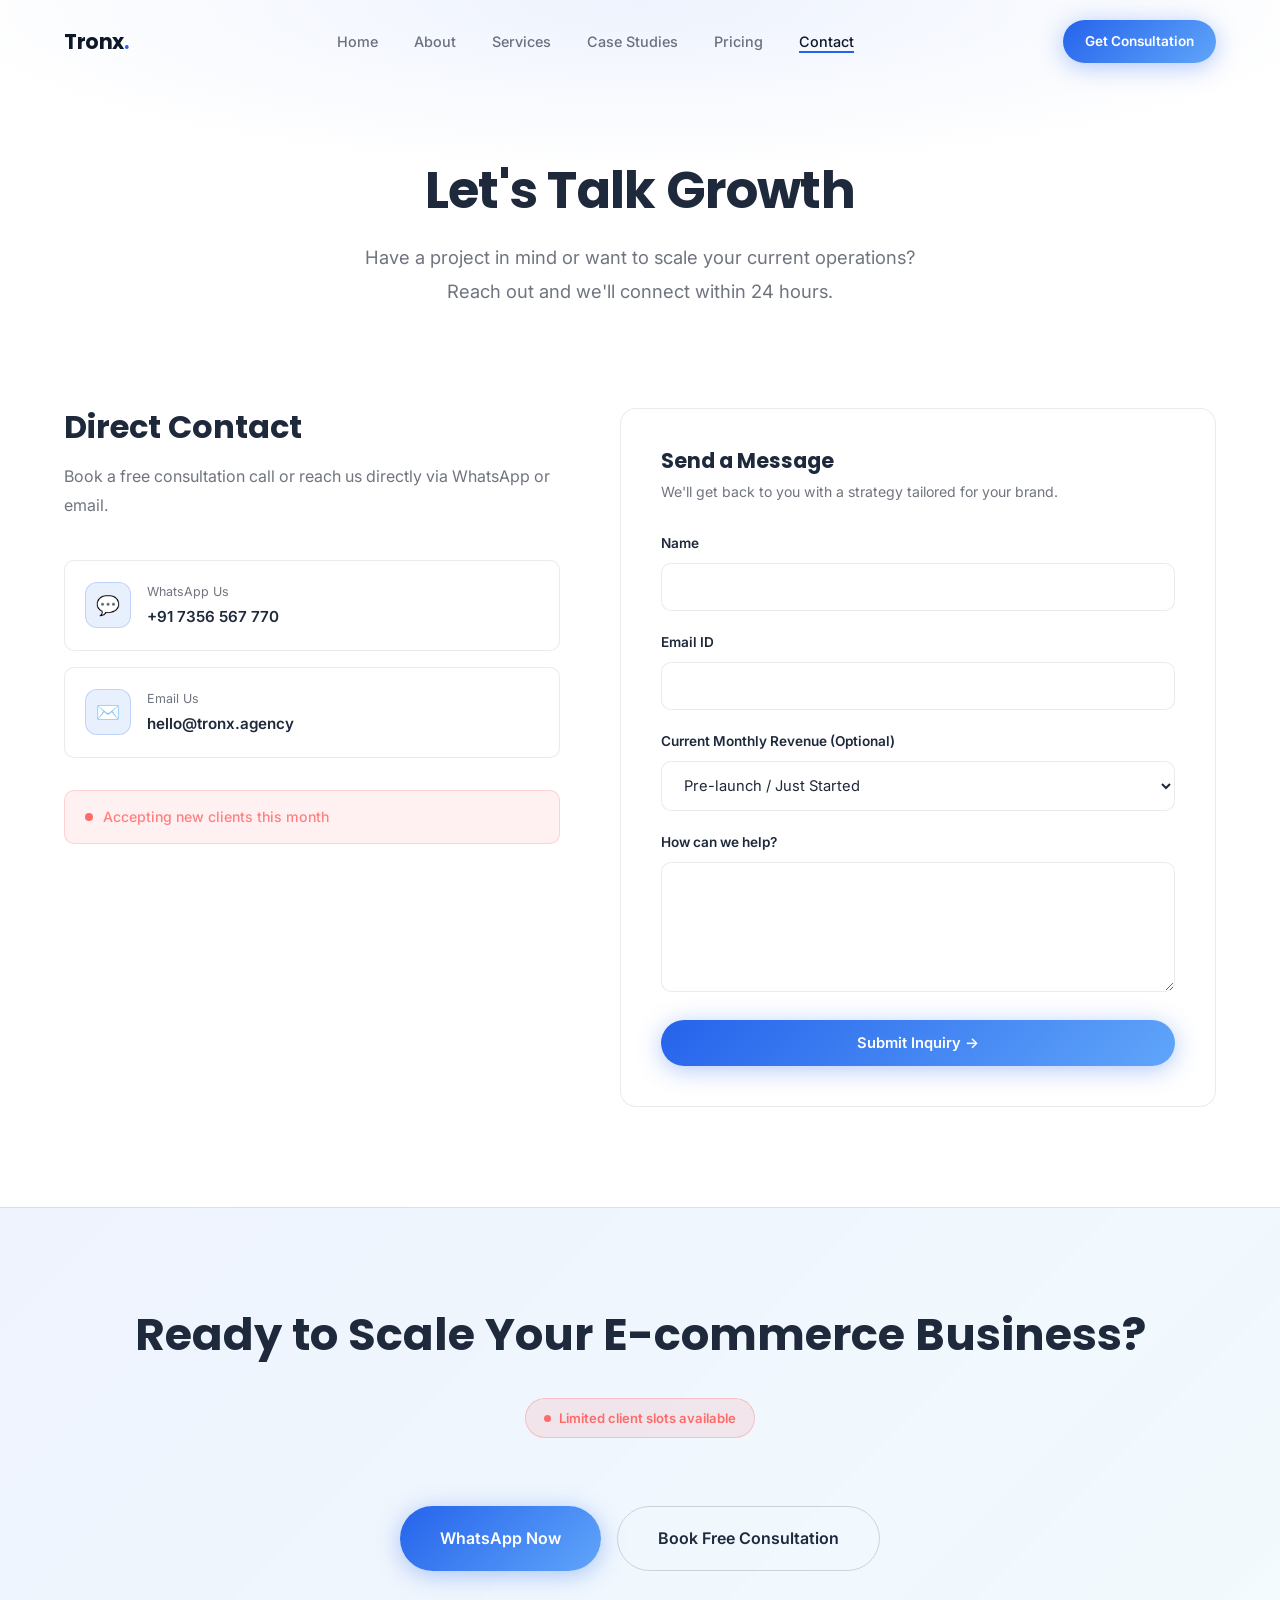
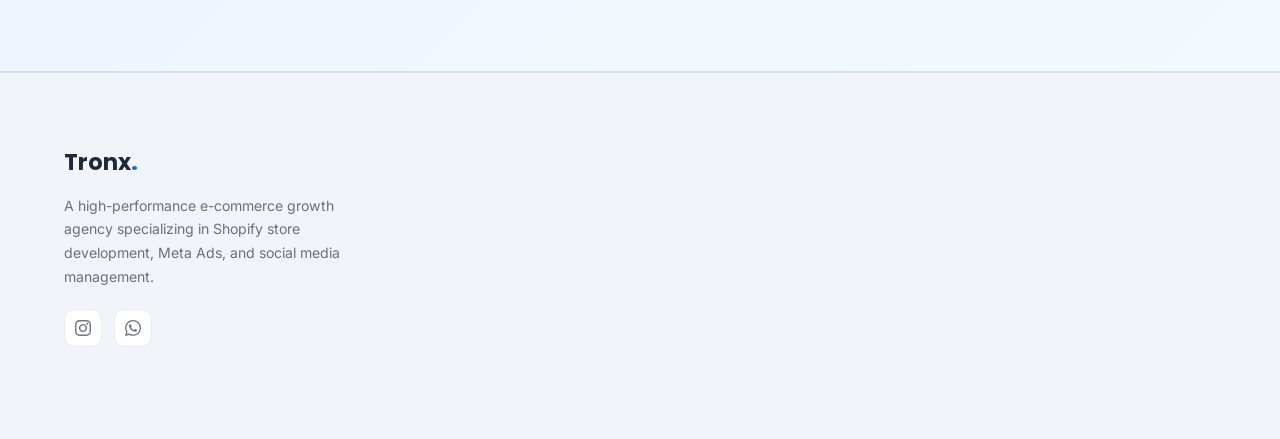
<file: contact.html>
<!DOCTYPE html>
<html lang="en">
<head>
  <meta charset="UTF-8" />
  <meta name="viewport" content="width=device-width, initial-scale=1.0, maximum-scale=1.0, user-scalable=0" />
  <title>Contact Us — Tronx Agency</title>
  <meta name="description" content="Get in touch with Tronx Agency for a free strategy call." />
  <link rel="stylesheet" href="style.css" />
  <link rel="icon" href="data:image/svg+xml,<svg xmlns='http://www.w3.org/2000/svg' viewBox='0 0 100 100'><circle cx='50' cy='50' r='50' fill='%232563eb'/><text y='65' x='20' font-size='60' fill='white' font-family='sans-serif' font-weight='bold'>Tr</text></svg>" />
</head>
<body>

<!-- ══ NAVBAR ══ -->
<nav class="navbar" id="navbar">
  <div class="container">
    <div class="navbar-inner">
      <a href="index.html" class="navbar-logo">Tronx<span>.</span></a>
      <ul class="navbar-links">
        <li><a href="index.html">Home</a></li>
        <li><a href="about.html">About</a></li>
        <li><a href="services.html">Services</a></li>
        <li><a href="portfolio.html">Case Studies</a></li>
        <li><a href="pricing.html">Pricing</a></li>
        <li><a href="contact.html" class="active">Contact</a></li>
      </ul>
      <div class="navbar-cta">
        <a href="contact.html" class="btn btn-gold btn-sm">Get Consultation</a>
        <button class="nav-toggle" id="navToggle" aria-label="Toggle menu">
          <span></span><span></span><span></span>
        </button>
      </div>
    </div>
  </div>
</nav>

<!-- Mobile Overlay -->
<div class="mobile-nav-overlay" id="mobileNav">
  <ul class="navbar-links">
    <li><a href="index.html">Home</a></li>
    <li><a href="about.html">About</a></li>
    <li><a href="services.html">Services</a></li>
    <li><a href="portfolio.html">Case Studies</a></li>
    <li><a href="pricing.html">Pricing</a></li>
    <li><a href="contact.html">Contact</a></li>
    <li><a href="contact.html" class="btn btn-gold" style="margin-top:8px;">Get Consultation</a></li>
  </ul>
  <button class="mobile-close" id="mobileClose">✕</button>
</div>

<section class="page-hero">
  <div class="container">
    <h1 class="display-lg reveal">Let's Talk Growth</h1>
    <p class="lead reveal" style="margin:20px auto 0; max-width:600px; transition-delay:0.1s;">
      Have a project in mind or want to scale your current operations? Reach out and we'll connect within 24 hours.
    </p>
  </div>
</section>
<section class="section" style="padding-top:0;">
  <div class="container">
    <div class="contact-grid">
      <div class="contact-info reveal-left">
        <h2>Direct Contact</h2>
        <p>Book a free consultation call or reach us directly via WhatsApp or email.</p>
        
        <a href="https://wa.me/917356567770" class="contact-method">
          <div class="icon">💬</div>
          <div class="details">
            <div class="label">WhatsApp Us</div>
            <div class="value">+91 7356 567 770</div>
          </div>
        </a>
        <a href="mailto:hello@tronx.agency" class="contact-method">
          <div class="icon">✉️</div>
          <div class="details">
            <div class="label">Email Us</div>
            <div class="value">hello@tronx.agency</div>
          </div>
        </a>
        
        <div class="availability">
          <div class="avail-dot"></div>
          Accepting new clients this month
        </div>
      </div>
      
      <div class="contact-form-wrapper reveal-right">
        <h3 class="form-title">Send a Message</h3>
        <p class="form-sub">We'll get back to you with a strategy tailored for your brand.</p>
        <form>
          <div class="form-group">
            <label style="color:var(--text);">Name</label>
            <input type="text" class="form-control" placeholder="Your Name" required style="background:var(--card); border:1px solid var(--border); color:var(--text);">
          </div>
          <div class="form-group">
            <label style="color:var(--text);">Email ID</label>
            <input type="email" class="form-control" placeholder="your@email.com" required style="background:var(--card); border:1px solid var(--border); color:var(--text);">
          </div>
          <div class="form-group">
            <label style="color:var(--text);">Current Monthly Revenue (Optional)</label>
            <select class="form-control" style="background:var(--card); border:1px solid var(--border); color:var(--text);">
              <option>Pre-launch / Just Started</option>
              <option>₹0 - ₹1L</option>
              <option>₹1L - ₹5L</option>
              <option>₹5L+</option>
            </select>
          </div>
          <div class="form-group">
            <label style="color:var(--text);">How can we help?</label>
            <textarea class="form-control" placeholder="Tell us about your brand and goals..." style="background:var(--card); border:1px solid var(--border); color:var(--text);"></textarea>
          </div>
          <button type="submit" class="btn btn-gold" style="width:100%; justify-content:center;">Submit Inquiry →</button>
        </form>
      </div>
    </div>
  </div>
</section>

<!-- ══ CTA SECTION ══ -->
<section class="cta-section">
  <div class="container">
    <div class="reveal">
      <h2 class="section-title" style="margin-bottom:16px;">Ready to Scale Your E-commerce Business?</h2>
      <div class="urgency-badge" style="margin-top:20px; display:inline-flex;"><span class="urgency-dot"></span> Limited client slots available</div>
      <div style="display:flex;justify-content:center;gap:16px;margin-top:40px;flex-wrap:wrap;">
        <a href="https://wa.me/917356567770" class="btn btn-gold btn-lg">
          WhatsApp Now
        </a>
        <a href="contact.html" class="btn btn-outline btn-lg" style="border-color:rgba(0,0,0,0.15); color:var(--text);">
          Book Free Consultation
        </a>
      </div>
    </div>
  </div>
</section>

<!-- ══ FOOTER ══ -->
<footer class="footer">
  <div class="container">
    <div class="footer-grid">
      <div class="footer-brand">
        <div class="logo">Tronx<span>.</span></div>
        <p>A high-performance e-commerce growth agency specializing in Shopify store development, Meta Ads, and social media management.</p>
        <div class="footer-socials">
          <a href="https://www.instagram.com/tronx.agency/" class="social-btn" aria-label="Instagram">
            <svg width="16" height="16" fill="currentColor" viewBox="0 0 24 24"><path d="M12 2.163c3.204 0 3.584.012 4.85.07 3.252.148 4.771 1.691 4.919 4.919.058 1.265.069 1.645.069 4.849 0 3.205-.012 3.584-.069 4.849-.149 3.225-1.664 4.771-4.919 4.919-1.266.058-1.644.07-4.85.07-3.204 0-3.584-.012-4.849-.07-3.26-.149-4.771-1.699-4.919-4.92-.058-1.265-.07-1.644-.07-4.849 0-3.204.013-3.583.07-4.849.149-3.227 1.664-4.771 4.919-4.919 1.266-.057 1.645-.069 4.849-.069zm0-2.163c-3.259 0-3.667.014-4.947.072-4.358.2-6.78 2.618-6.98 6.98-.059 1.281-.073 1.689-.073 4.948 0 3.259.014 3.668.072 4.948.2 4.358 2.618 6.78 6.98 6.98 1.281.058 1.689.072 4.948.072 3.259 0 3.668-.014 4.948-.072 4.354-.2 6.782-2.618 6.979-6.98.059-1.28.073-1.689.073-4.948 0-3.259-.014-3.667-.072-4.947-.196-4.354-2.617-6.78-6.979-6.98-1.281-.059-1.69-.073-4.949-.073zm0 5.838c-3.403 0-6.162 2.759-6.162 6.162s2.759 6.163 6.162 6.163 6.162-2.759 6.162-6.163c0-3.403-2.759-6.162-6.162-6.162zm0 10.162c-2.209 0-4-1.79-4-4 0-2.209 1.791-4 4-4s4 1.791 4 4c0 2.21-1.791 4-4 4zm6.406-11.845c-.796 0-1.441.645-1.441 1.44s.645 1.44 1.441 1.44c.795 0 1.439-.645 1.439-1.44s-.644-1.44-1.439-1.44z"/></svg>
          </a>
          <a href="https://wa.me/917356567770" class="social-btn" aria-label="WhatsApp">
            <svg width="16" height="16" fill="currentColor" viewBox="0 0 24 24"><path d="M17.472 14.382c-.297-.149-1.758-.867-2.03-.967-.273-.099-.471-.148-.67.15-.197.297-.767.966-.94 1.164-.173.199-.347.223-.644.075-.297-.15-1.255-.463-2.39-1.475-.883-.788-1.48-1.761-1.653-2.059-.173-.297-.018-.458.13-.606.134-.133.298-.347.446-.52.149-.174.198-.298.298-.497.099-.198.05-.371-.025-.52-.075-.149-.669-1.612-.916-2.207-.242-.579-.487-.5-.669-.51-.173-.008-.371-.01-.57-.01-.198 0-.52.074-.792.372-.272.297-1.04 1.016-1.04 2.479 0 1.462 1.065 2.875 1.213 3.074.149.198 2.096 3.2 5.077 4.487.709.306 1.262.489 1.694.625.712.227 1.36.195 1.871.118.571-.085 1.758-.719 2.006-1.413.248-.694.248-1.289.173-1.413-.074-.124-.272-.198-.57-.347m-5.421 7.403h-.004a9.87 9.87 0 01-5.031-1.378l-.361-.214-3.741.982.998-3.648-.235-.374a9.86 9.86 0 01-1.51-5.26c.001-5.45 4.436-9.884 9.888-9.884 2.64 0 5.122 1.03 6.988 2.898a9.825 9.825 0 012.893 6.994c-.003 5.45-4.437 9.884-9.885 9.884m8.413-18.297A11.815 11.815 0 0012.05 0C5.495 0 .16 5.335.157 11.892c0 2.096.547 4.142 1.588 5.945L.057 24l6.305-1.654a11.882 11.882 0 005.683 1.448h.005c6.554 0 11.89-5.335 11.893-11.893a11.821 11.821 0 00-3.48-8.413z"/>
  </svg>
</a>

<script src="main.js"></script>
</body>
</html>
</file>
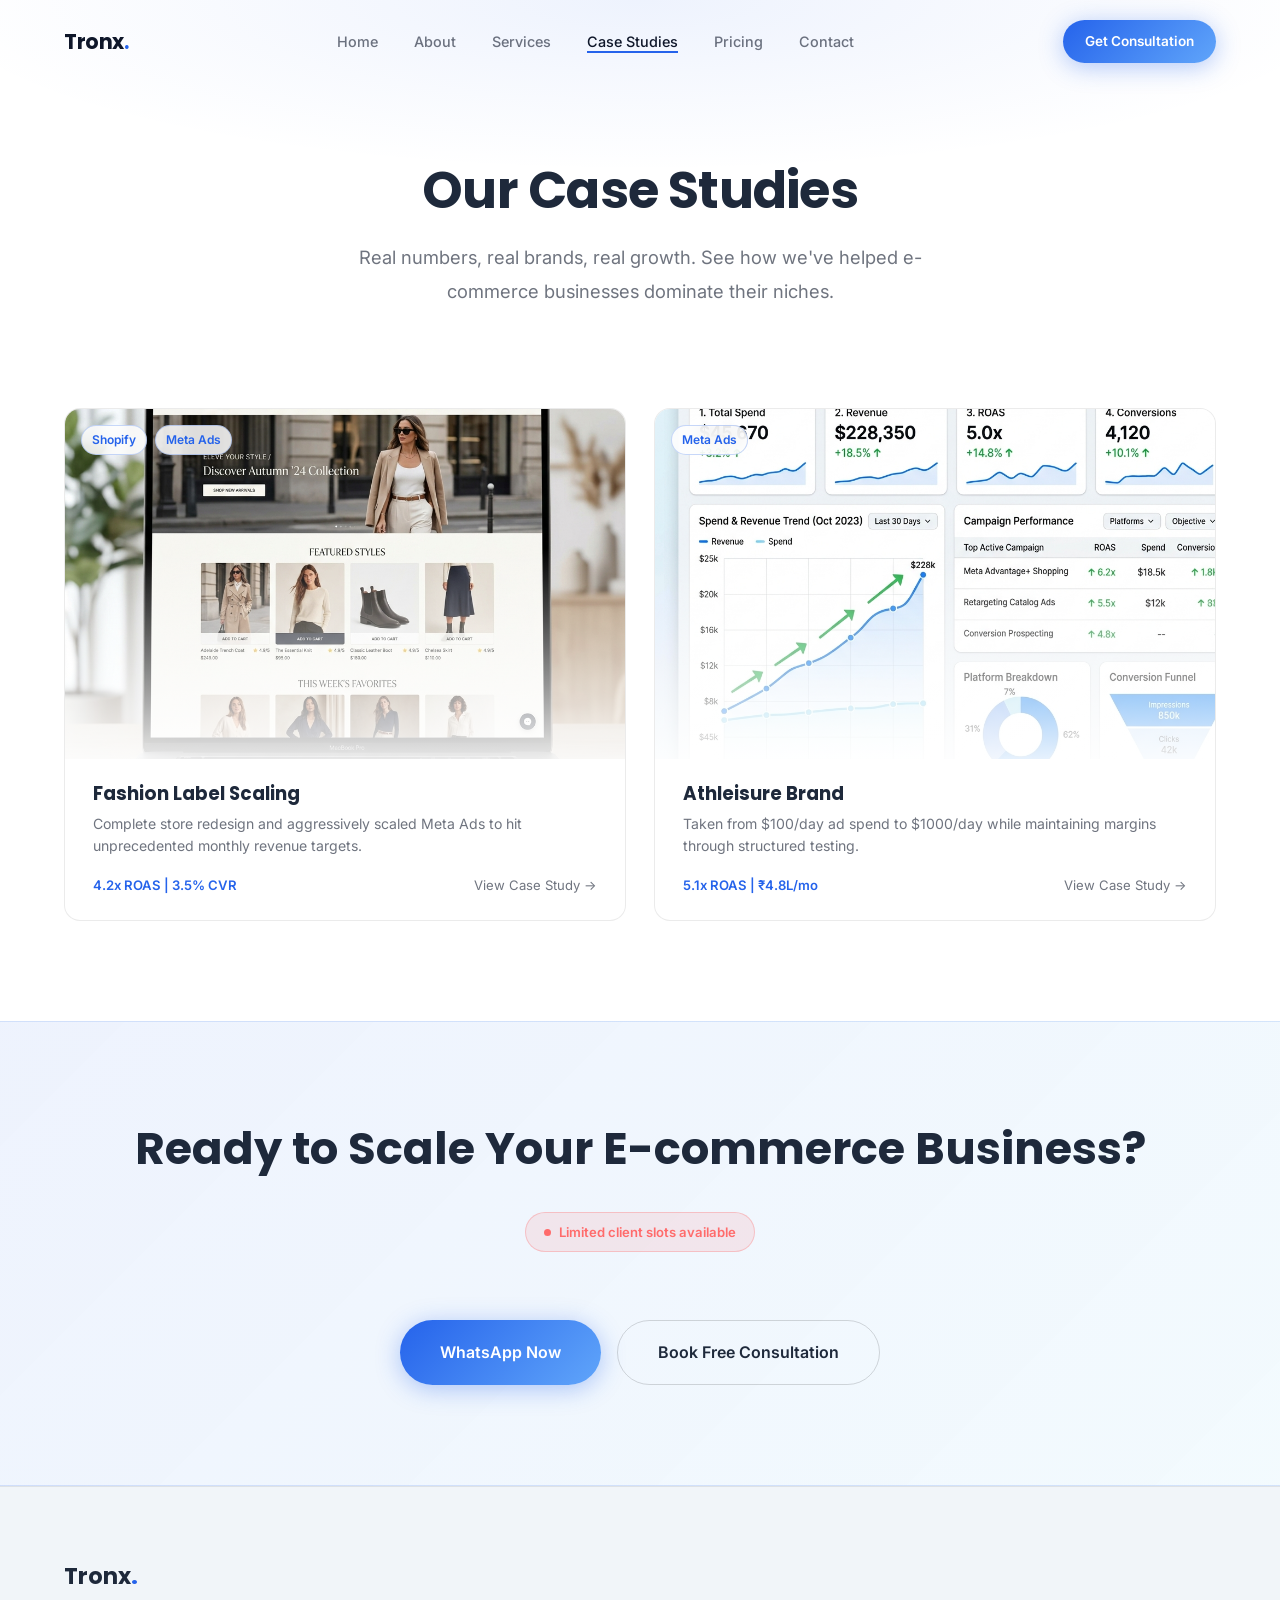
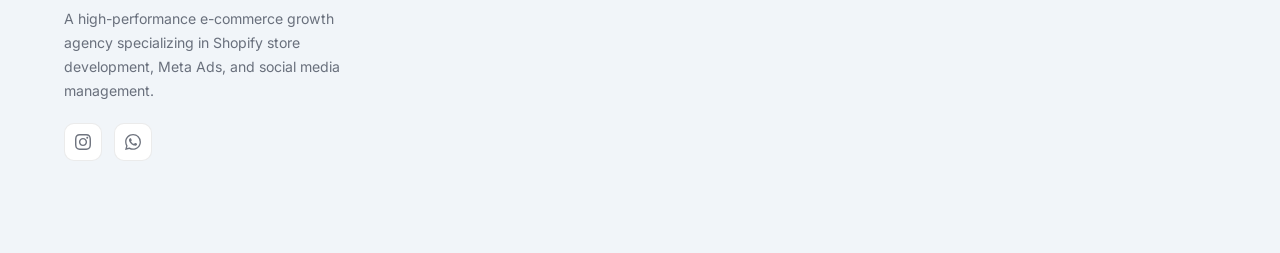
<file: portfolio.html>
<!DOCTYPE html>
<html lang="en">
<head>
  <meta charset="UTF-8" />
  <meta name="viewport" content="width=device-width, initial-scale=1.0, maximum-scale=1.0, user-scalable=0" />
  <title>Case Studies — Tronx Agency</title>
  <meta name="description" content="View the proven e-commerce growth strategies and results developed by Tronx Agency." />
  <link rel="stylesheet" href="style.css" />
  <link rel="icon" href="data:image/svg+xml,<svg xmlns='http://www.w3.org/2000/svg' viewBox='0 0 100 100'><circle cx='50' cy='50' r='50' fill='%232563eb'/><text y='65' x='20' font-size='60' fill='white' font-family='sans-serif' font-weight='bold'>Tr</text></svg>" />
</head>
<body>

<!-- ══ NAVBAR ══ -->
<nav class="navbar" id="navbar">
  <div class="container">
    <div class="navbar-inner">
      <a href="index.html" class="navbar-logo">Tronx<span>.</span></a>
      <ul class="navbar-links">
        <li><a href="index.html">Home</a></li>
        <li><a href="about.html">About</a></li>
        <li><a href="services.html">Services</a></li>
        <li><a href="portfolio.html" class="active">Case Studies</a></li>
        <li><a href="pricing.html">Pricing</a></li>
        <li><a href="contact.html">Contact</a></li>
      </ul>
      <div class="navbar-cta">
        <a href="contact.html" class="btn btn-gold btn-sm">Get Consultation</a>
        <button class="nav-toggle" id="navToggle" aria-label="Toggle menu">
          <span></span><span></span><span></span>
        </button>
      </div>
    </div>
  </div>
</nav>

<!-- Mobile Overlay -->
<div class="mobile-nav-overlay" id="mobileNav">
  <ul class="navbar-links">
    <li><a href="index.html">Home</a></li>
    <li><a href="about.html">About</a></li>
    <li><a href="services.html">Services</a></li>
    <li><a href="portfolio.html">Case Studies</a></li>
    <li><a href="pricing.html">Pricing</a></li>
    <li><a href="contact.html">Contact</a></li>
    <li><a href="contact.html" class="btn btn-gold" style="margin-top:8px;">Get Consultation</a></li>
  </ul>
  <button class="mobile-close" id="mobileClose">✕</button>
</div>

<section class="page-hero">
  <div class="container">
    <h1 class="display-lg reveal">Our Case Studies</h1>
    <p class="lead reveal" style="margin:20px auto 0; max-width:600px; transition-delay:0.1s;">
      Real numbers, real brands, real growth. See how we've helped e-commerce businesses dominate their niches.
    </p>
  </div>
</section>
<section class="section" style="padding-top:0;">
  <div class="container">
    <div class="portfolio-grid stagger">
      <!-- Case Study 1 -->
      <a href="#" class="portfolio-card reveal">
        <div class="portfolio-img">
          <img src="portfolio-shopify.png" alt="Shopify UI Redesign" style="width:100%; height:100%; object-fit:cover;">
          <div class="portfolio-overlay"></div>
          <div class="portfolio-tags">
            <span class="portfolio-tag">Shopify</span>
            <span class="portfolio-tag">Meta Ads</span>
          </div>
        </div>
        <div class="portfolio-info">
          <h3>Fashion Label Scaling</h3>
          <p>Complete store redesign and aggressively scaled Meta Ads to hit unprecedented monthly revenue targets.</p>
          <div class="portfolio-meta">
            <div class="portfolio-result">4.2x ROAS | 3.5% CVR</div>
            <span class="portfolio-link">View Case Study →</span>
          </div>
        </div>
      </a>
      <!-- Case Study 2 -->
      <a href="#" class="portfolio-card reveal">
        <div class="portfolio-img">
          <img src="portfolio-meta.png" alt="Meta Ads Dashboard" style="width:100%; height:100%; object-fit:cover;">
          <div class="portfolio-overlay"></div>
          <div class="portfolio-tags">
            <span class="portfolio-tag">Meta Ads</span>
          </div>
        </div>
        <div class="portfolio-info">
          <h3>Athleisure Brand </h3>
          <p>Taken from $100/day ad spend to $1000/day while maintaining margins through structured testing.</p>
          <div class="portfolio-meta">
            <div class="portfolio-result">5.1x ROAS | ₹4.8L/mo</div>
            <span class="portfolio-link">View Case Study →</span>
          </div>
        </div>
      </a>
    </div>
  </div>
</section>

<!-- ══ CTA SECTION ══ -->
<section class="cta-section">
  <div class="container">
    <div class="reveal">
      <h2 class="section-title" style="margin-bottom:16px;">Ready to Scale Your E-commerce Business?</h2>
      <div class="urgency-badge" style="margin-top:20px; display:inline-flex;"><span class="urgency-dot"></span> Limited client slots available</div>
      <div style="display:flex;justify-content:center;gap:16px;margin-top:40px;flex-wrap:wrap;">
        <a href="https://wa.me/917356567770" class="btn btn-gold btn-lg">
          WhatsApp Now
        </a>
        <a href="contact.html" class="btn btn-outline btn-lg" style="border-color:rgba(0,0,0,0.15); color:var(--text);">
          Book Free Consultation
        </a>
      </div>
    </div>
  </div>
</section>

<!-- ══ FOOTER ══ -->
<footer class="footer">
  <div class="container">
    <div class="footer-grid">
      <div class="footer-brand">
        <div class="logo">Tronx<span>.</span></div>
        <p>A high-performance e-commerce growth agency specializing in Shopify store development, Meta Ads, and social media management.</p>
        <div class="footer-socials">
          <a href="https://www.instagram.com/tronx.agency/" class="social-btn" aria-label="Instagram">
            <svg width="16" height="16" fill="currentColor" viewBox="0 0 24 24"><path d="M12 2.163c3.204 0 3.584.012 4.85.07 3.252.148 4.771 1.691 4.919 4.919.058 1.265.069 1.645.069 4.849 0 3.205-.012 3.584-.069 4.849-.149 3.225-1.664 4.771-4.919 4.919-1.266.058-1.644.07-4.85.07-3.204 0-3.584-.012-4.849-.07-3.26-.149-4.771-1.699-4.919-4.92-.058-1.265-.07-1.644-.07-4.849 0-3.204.013-3.583.07-4.849.149-3.227 1.664-4.771 4.919-4.919 1.266-.057 1.645-.069 4.849-.069zm0-2.163c-3.259 0-3.667.014-4.947.072-4.358.2-6.78 2.618-6.98 6.98-.059 1.281-.073 1.689-.073 4.948 0 3.259.014 3.668.072 4.948.2 4.358 2.618 6.78 6.98 6.98 1.281.058 1.689.072 4.948.072 3.259 0 3.668-.014 4.948-.072 4.354-.2 6.782-2.618 6.979-6.98.059-1.28.073-1.689.073-4.948 0-3.259-.014-3.667-.072-4.947-.196-4.354-2.617-6.78-6.979-6.98-1.281-.059-1.69-.073-4.949-.073zm0 5.838c-3.403 0-6.162 2.759-6.162 6.162s2.759 6.163 6.162 6.163 6.162-2.759 6.162-6.163c0-3.403-2.759-6.162-6.162-6.162zm0 10.162c-2.209 0-4-1.79-4-4 0-2.209 1.791-4 4-4s4 1.791 4 4c0 2.21-1.791 4-4 4zm6.406-11.845c-.796 0-1.441.645-1.441 1.44s.645 1.44 1.441 1.44c.795 0 1.439-.645 1.439-1.44s-.644-1.44-1.439-1.44z"/></svg>
          </a>
          <a href="https://wa.me/917356567770" class="social-btn" aria-label="WhatsApp">
            <svg width="16" height="16" fill="currentColor" viewBox="0 0 24 24"><path d="M17.472 14.382c-.297-.149-1.758-.867-2.03-.967-.273-.099-.471-.148-.67.15-.197.297-.767.966-.94 1.164-.173.199-.347.223-.644.075-.297-.15-1.255-.463-2.39-1.475-.883-.788-1.48-1.761-1.653-2.059-.173-.297-.018-.458.13-.606.134-.133.298-.347.446-.52.149-.174.198-.298.298-.497.099-.198.05-.371-.025-.52-.075-.149-.669-1.612-.916-2.207-.242-.579-.487-.5-.669-.51-.173-.008-.371-.01-.57-.01-.198 0-.52.074-.792.372-.272.297-1.04 1.016-1.04 2.479 0 1.462 1.065 2.875 1.213 3.074.149.198 2.096 3.2 5.077 4.487.709.306 1.262.489 1.694.625.712.227 1.36.195 1.871.118.571-.085 1.758-.719 2.006-1.413.248-.694.248-1.289.173-1.413-.074-.124-.272-.198-.57-.347m-5.421 7.403h-.004a9.87 9.87 0 01-5.031-1.378l-.361-.214-3.741.982.998-3.648-.235-.374a9.86 9.86 0 01-1.51-5.26c.001-5.45 4.436-9.884 9.888-9.884 2.64 0 5.122 1.03 6.988 2.898a9.825 9.825 0 012.893 6.994c-.003 5.45-4.437 9.884-9.885 9.884m8.413-18.297A11.815 11.815 0 0012.05 0C5.495 0 .16 5.335.157 11.892c0 2.096.547 4.142 1.588 5.945L.057 24l6.305-1.654a11.882 11.882 0 005.683 1.448h.005c6.554 0 11.89-5.335 11.893-11.893a11.821 11.821 0 00-3.48-8.413z"/>
  </svg>
</a>

<script src="main.js"></script>
</body>
</html>
</file>
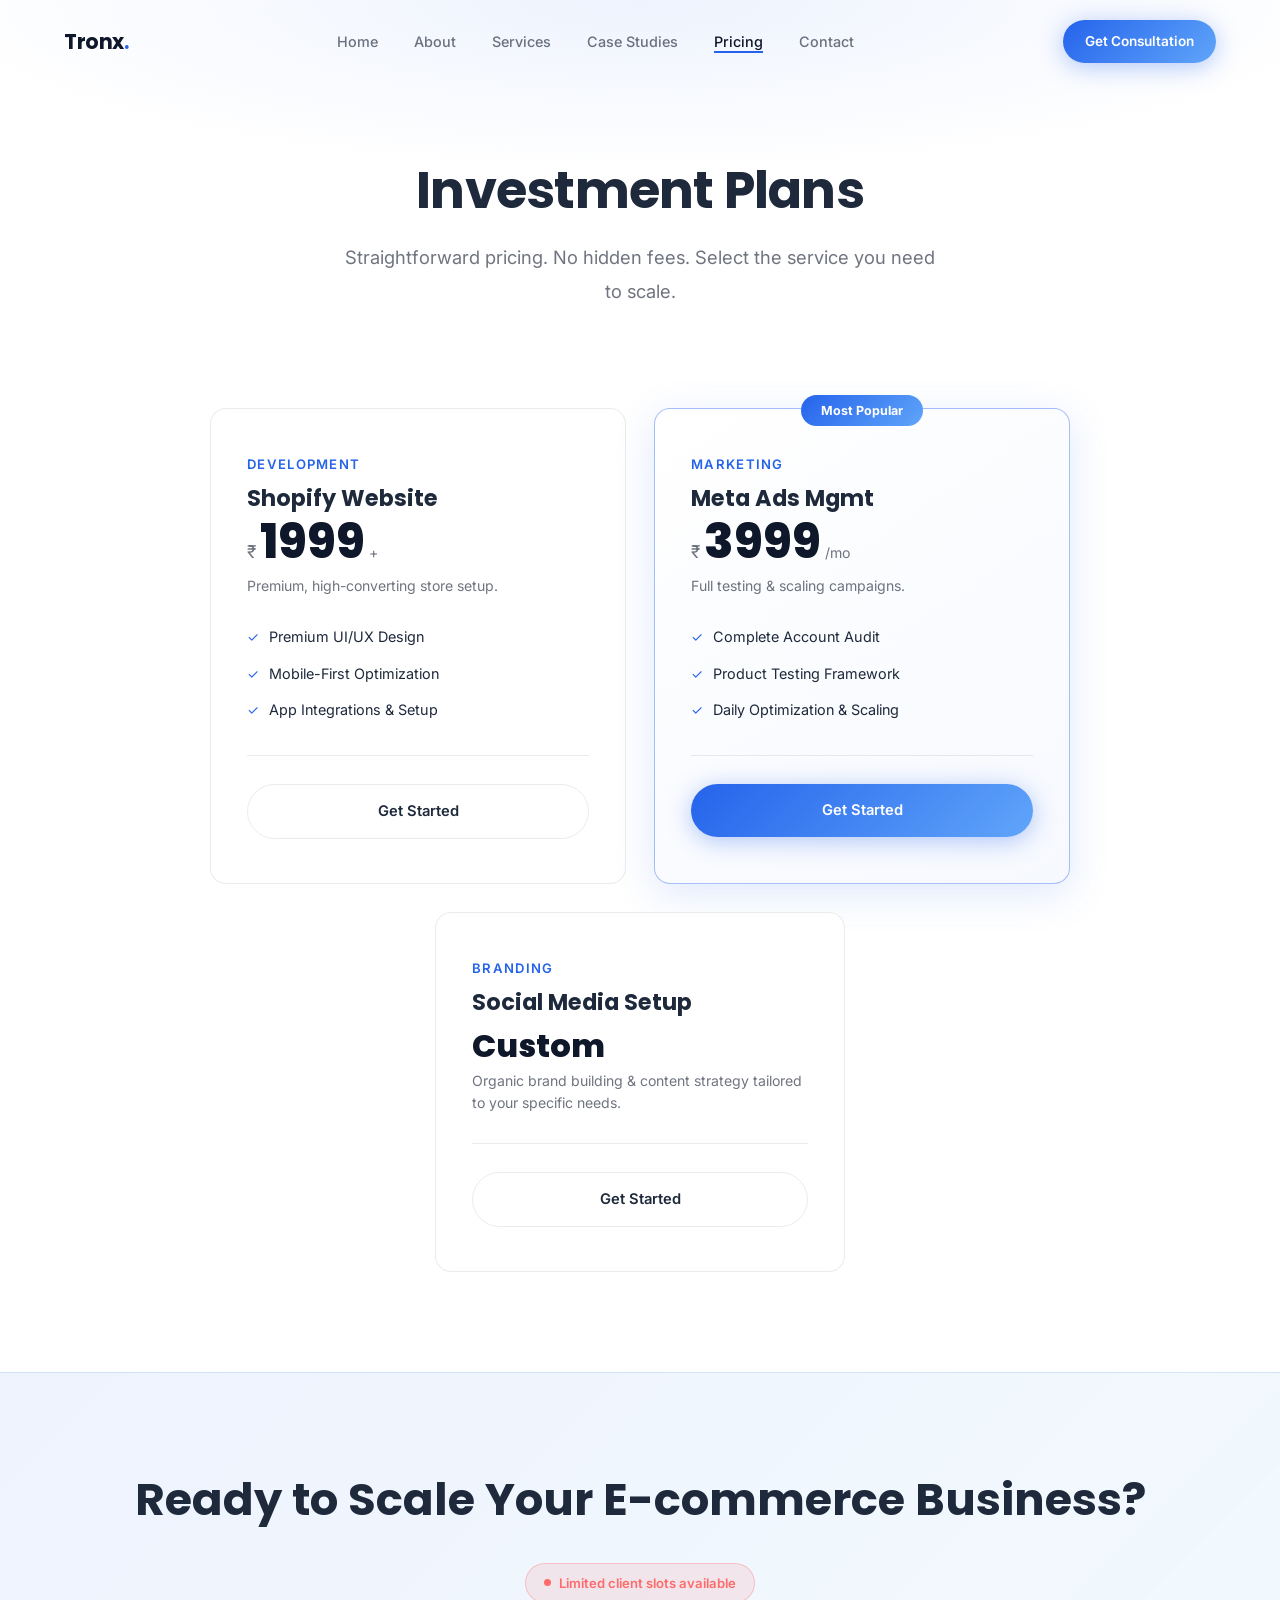
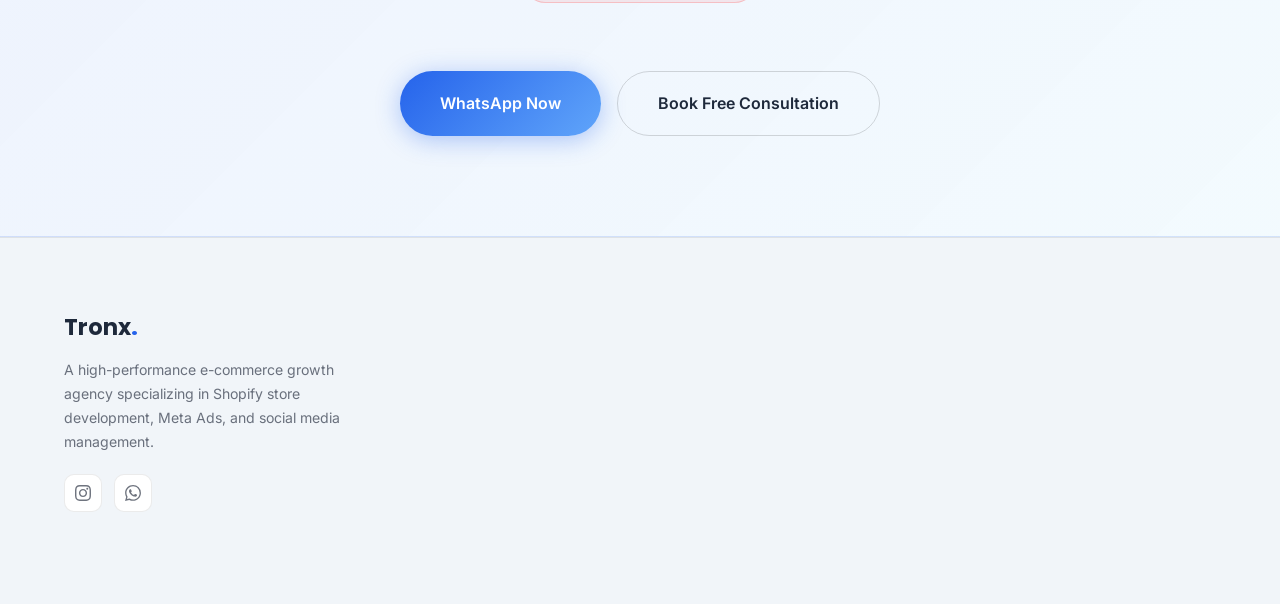
<file: pricing.html>
<!DOCTYPE html>
<html lang="en">
<head>
  <meta charset="UTF-8" />
  <meta name="viewport" content="width=device-width, initial-scale=1.0, maximum-scale=1.0, user-scalable=0" />
  <title>Pricing — Tronx Agency</title>
  <meta name="description" content="Clear, upfront pricing for Shopify development, Meta Ads, and Social Media Management." />
  <link rel="stylesheet" href="style.css" />
  <link rel="icon" href="data:image/svg+xml,<svg xmlns='http://www.w3.org/2000/svg' viewBox='0 0 100 100'><circle cx='50' cy='50' r='50' fill='%232563eb'/><text y='65' x='20' font-size='60' fill='white' font-family='sans-serif' font-weight='bold'>Tr</text></svg>" />
</head>
<body>

<!-- ══ NAVBAR ══ -->
<nav class="navbar" id="navbar">
  <div class="container">
    <div class="navbar-inner">
      <a href="index.html" class="navbar-logo">Tronx<span>.</span></a>
      <ul class="navbar-links">
        <li><a href="index.html">Home</a></li>
        <li><a href="about.html">About</a></li>
        <li><a href="services.html">Services</a></li>
        <li><a href="portfolio.html">Case Studies</a></li>
        <li><a href="pricing.html" class="active">Pricing</a></li>
        <li><a href="contact.html">Contact</a></li>
      </ul>
      <div class="navbar-cta">
        <a href="contact.html" class="btn btn-gold btn-sm">Get Consultation</a>
        <button class="nav-toggle" id="navToggle" aria-label="Toggle menu">
          <span></span><span></span><span></span>
        </button>
      </div>
    </div>
  </div>
</nav>

<!-- Mobile Overlay -->
<div class="mobile-nav-overlay" id="mobileNav">
  <ul class="navbar-links">
    <li><a href="index.html">Home</a></li>
    <li><a href="about.html">About</a></li>
    <li><a href="services.html">Services</a></li>
    <li><a href="portfolio.html">Case Studies</a></li>
    <li><a href="pricing.html">Pricing</a></li>
    <li><a href="contact.html">Contact</a></li>
    <li><a href="contact.html" class="btn btn-gold" style="margin-top:8px;">Get Consultation</a></li>
  </ul>
  <button class="mobile-close" id="mobileClose">✕</button>
</div>

<section class="page-hero">
  <div class="container">
    <h1 class="display-lg reveal">Investment Plans</h1>
    <p class="lead reveal" style="margin:20px auto 0; max-width:600px; transition-delay:0.1s;">
      Straightforward pricing. No hidden fees. Select the service you need to scale.
    </p>
  </div>
</section>
<section class="section" style="padding-top:0;">
  <div class="container">
    <div class="pricing-grid stagger">
      <!-- Plan 1 -->
      <div class="pricing-card reveal">
        <div class="pricing-plan">Development</div>
        <h3 class="pricing-name">Shopify Website</h3>
        <div class="pricing-price">
          <span class="currency">₹</span>
          <span class="amount">1999</span>
          <span class="period">+</span>
        </div>
        <p class="pricing-desc">Premium, high-converting store setup.</p>
        <div class="pricing-features">
          <div class="pricing-feature"><span class="tick">✓</span> Premium UI/UX Design</div>
          <div class="pricing-feature"><span class="tick">✓</span> Mobile-First Optimization</div>
          <div class="pricing-feature"><span class="tick">✓</span> App Integrations & Setup</div>
        </div>
        <div class="pricing-divider"></div>
        <a href="contact.html" class="btn btn-outline" style="width:100%; border-color:var(--border); color:var(--text); justify-content:center;">Get Started</a>
      </div>
      <!-- Plan 2 -->
      <div class="pricing-card featured reveal">
        <div class="pricing-badge-top">Most Popular</div>
        <div class="pricing-plan">Marketing</div>
        <h3 class="pricing-name">Meta Ads Mgmt</h3>
        <div class="pricing-price">
          <span class="currency">₹</span>
          <span class="amount">3999</span>
          <span class="period">/mo</span>
        </div>
        <p class="pricing-desc">Full testing & scaling campaigns.</p>
        <div class="pricing-features">
          <div class="pricing-feature"><span class="tick">✓</span> Complete Account Audit</div>
          <div class="pricing-feature"><span class="tick">✓</span> Product Testing Framework</div>
          <div class="pricing-feature"><span class="tick">✓</span> Daily Optimization & Scaling</div>
        </div>
        <div class="pricing-divider"></div>
        <a href="contact.html" class="btn btn-gold" style="width:100%; justify-content:center;">Get Started</a>
      </div>
      <!-- Plan 3 -->
      <div class="pricing-card reveal" style="grid-column: 1 / -1; max-width: 410px; margin: 0 auto; width: 100%;">
        <div class="pricing-plan">Branding</div>
        <h3 class="pricing-name">Social Media Setup</h3>
        <div class="pricing-price">
          <span class="amount" style="font-size:2rem; margin-top:8px;">Custom</span>
        </div>
        <p class="pricing-desc">Organic brand building & content strategy tailored to your specific needs.</p>
        <div class="pricing-divider" style="margin-top:23px;"></div>
        <a href="contact.html" class="btn btn-outline" style="width:100%; border-color:var(--border); color:var(--text); justify-content:center;">Get Started</a>
      </div>
    </div>
  </div>
</section>

<!-- ══ CTA SECTION ══ -->
<section class="cta-section">
  <div class="container">
    <div class="reveal">
      <h2 class="section-title" style="margin-bottom:16px;">Ready to Scale Your E-commerce Business?</h2>
      <div class="urgency-badge" style="margin-top:20px; display:inline-flex;"><span class="urgency-dot"></span> Limited client slots available</div>
      <div style="display:flex;justify-content:center;gap:16px;margin-top:40px;flex-wrap:wrap;">
        <a href="https://wa.me/917356567770" class="btn btn-gold btn-lg">
          WhatsApp Now
        </a>
        <a href="contact.html" class="btn btn-outline btn-lg" style="border-color:rgba(0,0,0,0.15); color:var(--text);">
          Book Free Consultation
        </a>
      </div>
    </div>
  </div>
</section>

<!-- ══ FOOTER ══ -->
<footer class="footer">
  <div class="container">
    <div class="footer-grid">
      <div class="footer-brand">
        <div class="logo">Tronx<span>.</span></div>
        <p>A high-performance e-commerce growth agency specializing in Shopify store development, Meta Ads, and social media management.</p>
        <div class="footer-socials">
          <a href="https://www.instagram.com/tronx.agency/" class="social-btn" aria-label="Instagram">
            <svg width="16" height="16" fill="currentColor" viewBox="0 0 24 24"><path d="M12 2.163c3.204 0 3.584.012 4.85.07 3.252.148 4.771 1.691 4.919 4.919.058 1.265.069 1.645.069 4.849 0 3.205-.012 3.584-.069 4.849-.149 3.225-1.664 4.771-4.919 4.919-1.266.058-1.644.07-4.85.07-3.204 0-3.584-.012-4.849-.07-3.26-.149-4.771-1.699-4.919-4.92-.058-1.265-.07-1.644-.07-4.849 0-3.204.013-3.583.07-4.849.149-3.227 1.664-4.771 4.919-4.919 1.266-.057 1.645-.069 4.849-.069zm0-2.163c-3.259 0-3.667.014-4.947.072-4.358.2-6.78 2.618-6.98 6.98-.059 1.281-.073 1.689-.073 4.948 0 3.259.014 3.668.072 4.948.2 4.358 2.618 6.78 6.98 6.98 1.281.058 1.689.072 4.948.072 3.259 0 3.668-.014 4.948-.072 4.354-.2 6.782-2.618 6.979-6.98.059-1.28.073-1.689.073-4.948 0-3.259-.014-3.667-.072-4.947-.196-4.354-2.617-6.78-6.979-6.98-1.281-.059-1.69-.073-4.949-.073zm0 5.838c-3.403 0-6.162 2.759-6.162 6.162s2.759 6.163 6.162 6.163 6.162-2.759 6.162-6.163c0-3.403-2.759-6.162-6.162-6.162zm0 10.162c-2.209 0-4-1.79-4-4 0-2.209 1.791-4 4-4s4 1.791 4 4c0 2.21-1.791 4-4 4zm6.406-11.845c-.796 0-1.441.645-1.441 1.44s.645 1.44 1.441 1.44c.795 0 1.439-.645 1.439-1.44s-.644-1.44-1.439-1.44z"/></svg>
          </a>
          <a href="https://wa.me/917356567770" class="social-btn" aria-label="WhatsApp">
            <svg width="16" height="16" fill="currentColor" viewBox="0 0 24 24"><path d="M17.472 14.382c-.297-.149-1.758-.867-2.03-.967-.273-.099-.471-.148-.67.15-.197.297-.767.966-.94 1.164-.173.199-.347.223-.644.075-.297-.15-1.255-.463-2.39-1.475-.883-.788-1.48-1.761-1.653-2.059-.173-.297-.018-.458.13-.606.134-.133.298-.347.446-.52.149-.174.198-.298.298-.497.099-.198.05-.371-.025-.52-.075-.149-.669-1.612-.916-2.207-.242-.579-.487-.5-.669-.51-.173-.008-.371-.01-.57-.01-.198 0-.52.074-.792.372-.272.297-1.04 1.016-1.04 2.479 0 1.462 1.065 2.875 1.213 3.074.149.198 2.096 3.2 5.077 4.487.709.306 1.262.489 1.694.625.712.227 1.36.195 1.871.118.571-.085 1.758-.719 2.006-1.413.248-.694.248-1.289.173-1.413-.074-.124-.272-.198-.57-.347m-5.421 7.403h-.004a9.87 9.87 0 01-5.031-1.378l-.361-.214-3.741.982.998-3.648-.235-.374a9.86 9.86 0 01-1.51-5.26c.001-5.45 4.436-9.884 9.888-9.884 2.64 0 5.122 1.03 6.988 2.898a9.825 9.825 0 012.893 6.994c-.003 5.45-4.437 9.884-9.885 9.884m8.413-18.297A11.815 11.815 0 0012.05 0C5.495 0 .16 5.335.157 11.892c0 2.096.547 4.142 1.588 5.945L.057 24l6.305-1.654a11.882 11.882 0 005.683 1.448h.005c6.554 0 11.89-5.335 11.893-11.893a11.821 11.821 0 00-3.48-8.413z"/>
  </svg>
</a>

<script src="main.js"></script>
</body>
</html>
</file>
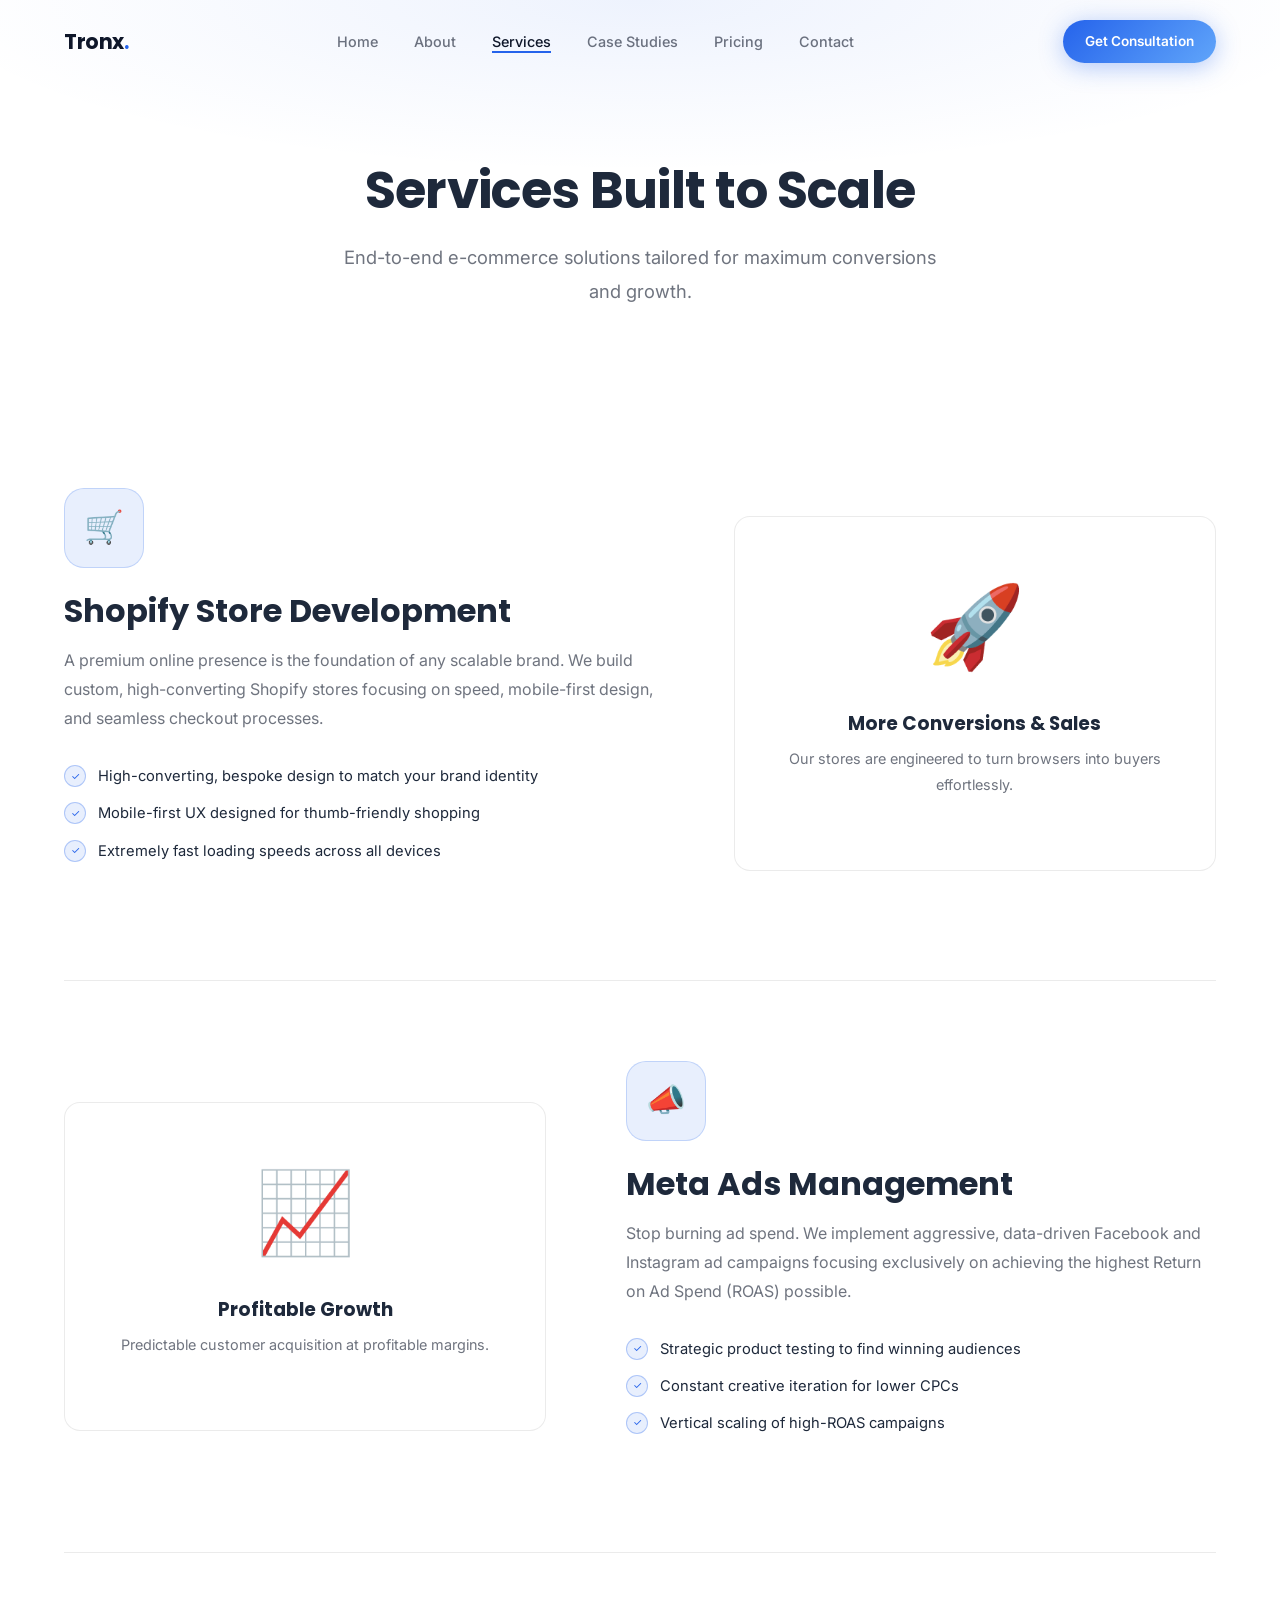
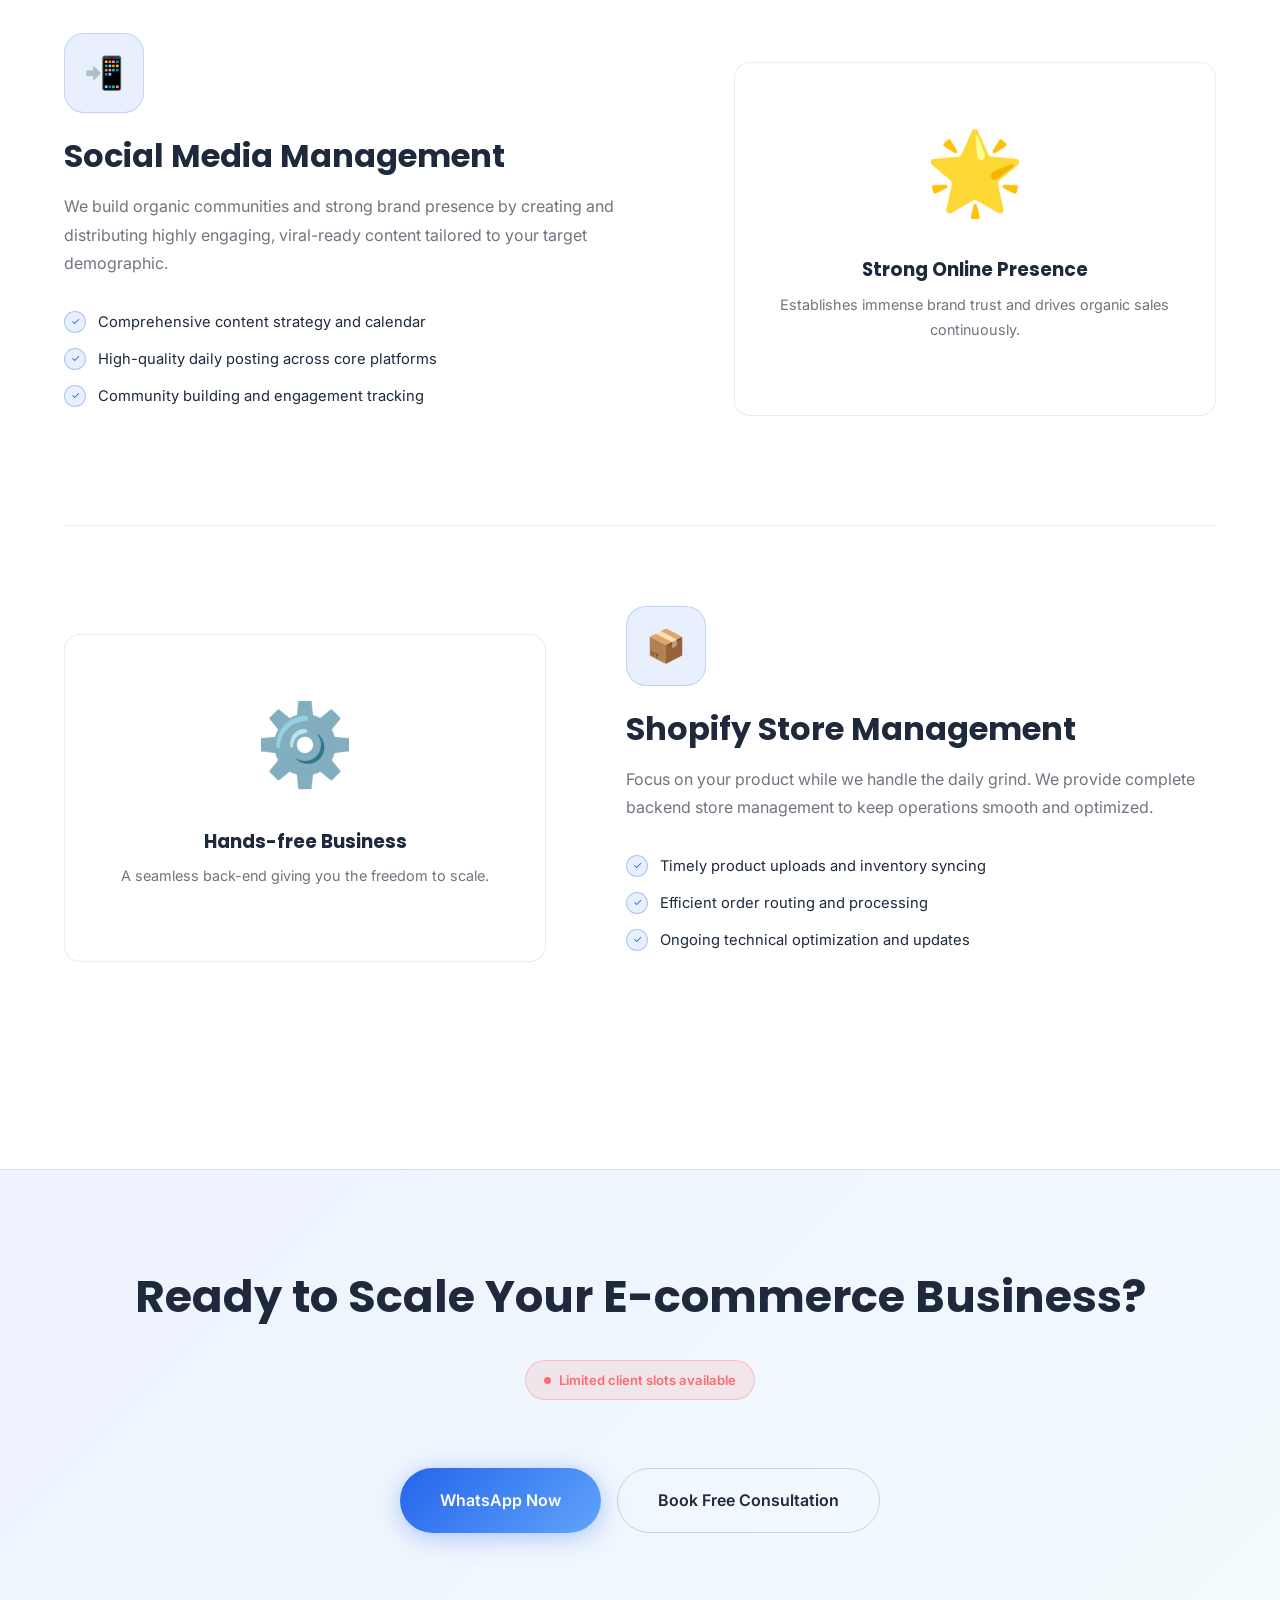
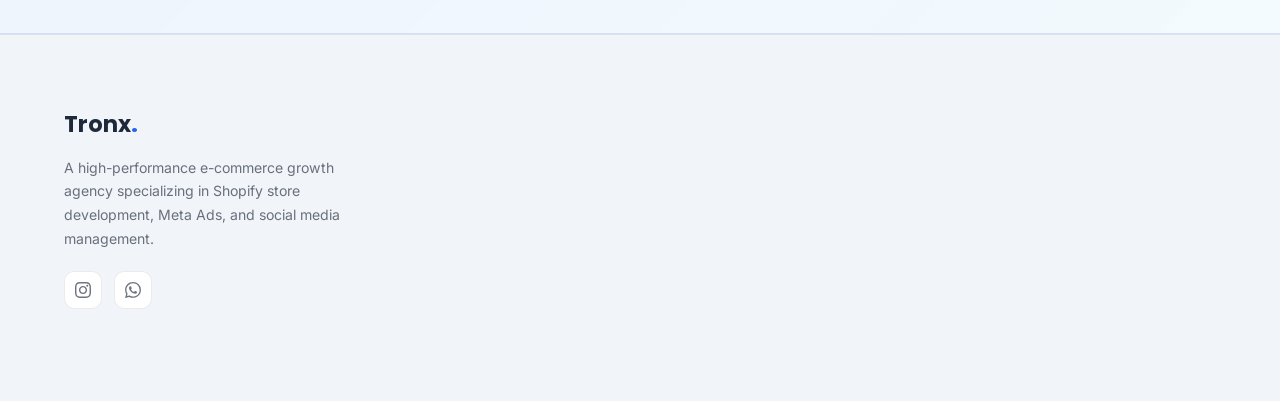
<file: services.html>
<!DOCTYPE html>
<html lang="en">
<head>
  <meta charset="UTF-8" />
  <meta name="viewport" content="width=device-width, initial-scale=1.0, maximum-scale=1.0, user-scalable=0" />
  <title>Services — Tronx Agency</title>
  <meta name="description" content="High-performance services including Shopify Development, Meta Ads, and Social Media Management." />
  <link rel="stylesheet" href="style.css" />
  <link rel="icon" href="data:image/svg+xml,<svg xmlns='http://www.w3.org/2000/svg' viewBox='0 0 100 100'><circle cx='50' cy='50' r='50' fill='%232563eb'/><text y='65' x='20' font-size='60' fill='white' font-family='sans-serif' font-weight='bold'>Tr</text></svg>" />
</head>
<body>

<!-- ══ NAVBAR ══ -->
<nav class="navbar" id="navbar">
  <div class="container">
    <div class="navbar-inner">
      <a href="index.html" class="navbar-logo">Tronx<span>.</span></a>
      <ul class="navbar-links">
        <li><a href="index.html">Home</a></li>
        <li><a href="about.html">About</a></li>
        <li><a href="services.html" class="active">Services</a></li>
        <li><a href="portfolio.html">Case Studies</a></li>
        <li><a href="pricing.html">Pricing</a></li>
        <li><a href="contact.html">Contact</a></li>
      </ul>
      <div class="navbar-cta">
        <a href="contact.html" class="btn btn-gold btn-sm">Get Consultation</a>
        <button class="nav-toggle" id="navToggle" aria-label="Toggle menu">
          <span></span><span></span><span></span>
        </button>
      </div>
    </div>
  </div>
</nav>

<!-- Mobile Overlay -->
<div class="mobile-nav-overlay" id="mobileNav">
  <ul class="navbar-links">
    <li><a href="index.html">Home</a></li>
    <li><a href="about.html">About</a></li>
    <li><a href="services.html">Services</a></li>
    <li><a href="portfolio.html">Case Studies</a></li>
    <li><a href="pricing.html">Pricing</a></li>
    <li><a href="contact.html">Contact</a></li>
    <li><a href="contact.html" class="btn btn-gold" style="margin-top:8px;">Get Consultation</a></li>
  </ul>
  <button class="mobile-close" id="mobileClose">✕</button>
</div>

<section class="page-hero">
  <div class="container">
    <h1 class="display-lg reveal">Services Built to Scale</h1>
    <p class="lead reveal" style="margin:20px auto 0; max-width:600px; transition-delay:0.1s;">
      End-to-end e-commerce solutions tailored for maximum conversions and growth.
    </p>
  </div>
</section>
<section class="section" style="padding-top:0;">
  <div class="container">
    
    <!-- Service 1 -->
    <div class="service-detail reveal">
      <div>
        <div class="service-detail-icon">🛒</div>
        <h2>Shopify Store Development</h2>
        <p>A premium online presence is the foundation of any scalable brand. We build custom, high-converting Shopify stores focusing on speed, mobile-first design, and seamless checkout processes.</p>
        <div class="benefit-list">
          <div class="benefit-item">
            <div class="check-icon">✓</div>
            <div>High-converting, bespoke design to match your brand identity</div>
          </div>
          <div class="benefit-item">
            <div class="check-icon">✓</div>
            <div>Mobile-first UX designed for thumb-friendly shopping</div>
          </div>
          <div class="benefit-item">
            <div class="check-icon">✓</div>
            <div>Extremely fast loading speeds across all devices</div>
          </div>
        </div>
      </div>
      <div class="service-visual">
        <div class="service-visual-icon">🚀</div>
        <h3>More Conversions & Sales</h3>
        <p style="font-size:0.9rem; color:var(--muted); margin-top:10px;">Our stores are engineered to turn browsers into buyers effortlessly.</p>
      </div>
    </div>

    <!-- Service 2 -->
    <div class="service-detail reverse reveal">
      <div>
        <div class="service-detail-icon">📣</div>
        <h2>Meta Ads Management</h2>
        <p>Stop burning ad spend. We implement aggressive, data-driven Facebook and Instagram ad campaigns focusing exclusively on achieving the highest Return on Ad Spend (ROAS) possible.</p>
        <div class="benefit-list">
          <div class="benefit-item">
            <div class="check-icon">✓</div>
            <div>Strategic product testing to find winning audiences</div>
          </div>
          <div class="benefit-item">
            <div class="check-icon">✓</div>
            <div>Constant creative iteration for lower CPCs</div>
          </div>
          <div class="benefit-item">
            <div class="check-icon">✓</div>
            <div>Vertical scaling of high-ROAS campaigns</div>
          </div>
        </div>
      </div>
      <div class="service-visual">
        <div class="service-visual-icon">📈</div>
        <h3>Profitable Growth</h3>
        <p style="font-size:0.9rem; color:var(--muted); margin-top:10px;">Predictable customer acquisition at profitable margins.</p>
      </div>
    </div>

    <!-- Service 3 -->
    <div class="service-detail reveal">
      <div>
        <div class="service-detail-icon">📲</div>
        <h2>Social Media Management</h2>
        <p>We build organic communities and strong brand presence by creating and distributing highly engaging, viral-ready content tailored to your target demographic.</p>
        <div class="benefit-list">
          <div class="benefit-item">
            <div class="check-icon">✓</div>
            <div>Comprehensive content strategy and calendar</div>
          </div>
          <div class="benefit-item">
            <div class="check-icon">✓</div>
            <div>High-quality daily posting across core platforms</div>
          </div>
          <div class="benefit-item">
            <div class="check-icon">✓</div>
            <div>Community building and engagement tracking</div>
          </div>
        </div>
      </div>
      <div class="service-visual">
        <div class="service-visual-icon">🌟</div>
        <h3>Strong Online Presence</h3>
        <p style="font-size:0.9rem; color:var(--muted); margin-top:10px;">Establishes immense brand trust and drives organic sales continuously.</p>
      </div>
    </div>

    <!-- Service 4 -->
    <div class="service-detail reverse reveal">
      <div>
        <div class="service-detail-icon">📦</div>
        <h2>Shopify Store Management</h2>
        <p>Focus on your product while we handle the daily grind. We provide complete backend store management to keep operations smooth and optimized.</p>
        <div class="benefit-list">
          <div class="benefit-item">
            <div class="check-icon">✓</div>
            <div>Timely product uploads and inventory syncing</div>
          </div>
          <div class="benefit-item">
            <div class="check-icon">✓</div>
            <div>Efficient order routing and processing</div>
          </div>
          <div class="benefit-item">
            <div class="check-icon">✓</div>
            <div>Ongoing technical optimization and updates</div>
          </div>
        </div>
      </div>
      <div class="service-visual">
        <div class="service-visual-icon">⚙️</div>
        <h3>Hands-free Business</h3>
        <p style="font-size:0.9rem; color:var(--muted); margin-top:10px;">A seamless back-end giving you the freedom to scale.</p>
      </div>
    </div>

  </div>
</section>

<!-- ══ CTA SECTION ══ -->
<section class="cta-section">
  <div class="container">
    <div class="reveal">
      <h2 class="section-title" style="margin-bottom:16px;">Ready to Scale Your E-commerce Business?</h2>
      <div class="urgency-badge" style="margin-top:20px; display:inline-flex;"><span class="urgency-dot"></span> Limited client slots available</div>
      <div style="display:flex;justify-content:center;gap:16px;margin-top:40px;flex-wrap:wrap;">
        <a href="https://wa.me/917356567770" class="btn btn-gold btn-lg">
          WhatsApp Now
        </a>
        <a href="contact.html" class="btn btn-outline btn-lg" style="border-color:rgba(0,0,0,0.15); color:var(--text);">
          Book Free Consultation
        </a>
      </div>
    </div>
  </div>
</section>

<!-- ══ FOOTER ══ -->
<footer class="footer">
  <div class="container">
    <div class="footer-grid">
      <div class="footer-brand">
        <div class="logo">Tronx<span>.</span></div>
        <p>A high-performance e-commerce growth agency specializing in Shopify store development, Meta Ads, and social media management.</p>
        <div class="footer-socials">
          <a href="https://www.instagram.com/tronx.agency/" class="social-btn" aria-label="Instagram">
            <svg width="16" height="16" fill="currentColor" viewBox="0 0 24 24"><path d="M12 2.163c3.204 0 3.584.012 4.85.07 3.252.148 4.771 1.691 4.919 4.919.058 1.265.069 1.645.069 4.849 0 3.205-.012 3.584-.069 4.849-.149 3.225-1.664 4.771-4.919 4.919-1.266.058-1.644.07-4.85.07-3.204 0-3.584-.012-4.849-.07-3.26-.149-4.771-1.699-4.919-4.92-.058-1.265-.07-1.644-.07-4.849 0-3.204.013-3.583.07-4.849.149-3.227 1.664-4.771 4.919-4.919 1.266-.057 1.645-.069 4.849-.069zm0-2.163c-3.259 0-3.667.014-4.947.072-4.358.2-6.78 2.618-6.98 6.98-.059 1.281-.073 1.689-.073 4.948 0 3.259.014 3.668.072 4.948.2 4.358 2.618 6.78 6.98 6.98 1.281.058 1.689.072 4.948.072 3.259 0 3.668-.014 4.948-.072 4.354-.2 6.782-2.618 6.979-6.98.059-1.28.073-1.689.073-4.948 0-3.259-.014-3.667-.072-4.947-.196-4.354-2.617-6.78-6.979-6.98-1.281-.059-1.69-.073-4.949-.073zm0 5.838c-3.403 0-6.162 2.759-6.162 6.162s2.759 6.163 6.162 6.163 6.162-2.759 6.162-6.163c0-3.403-2.759-6.162-6.162-6.162zm0 10.162c-2.209 0-4-1.79-4-4 0-2.209 1.791-4 4-4s4 1.791 4 4c0 2.21-1.791 4-4 4zm6.406-11.845c-.796 0-1.441.645-1.441 1.44s.645 1.44 1.441 1.44c.795 0 1.439-.645 1.439-1.44s-.644-1.44-1.439-1.44z"/></svg>
          </a>
          <a href="https://wa.me/917356567770" class="social-btn" aria-label="WhatsApp">
            <svg width="16" height="16" fill="currentColor" viewBox="0 0 24 24"><path d="M17.472 14.382c-.297-.149-1.758-.867-2.03-.967-.273-.099-.471-.148-.67.15-.197.297-.767.966-.94 1.164-.173.199-.347.223-.644.075-.297-.15-1.255-.463-2.39-1.475-.883-.788-1.48-1.761-1.653-2.059-.173-.297-.018-.458.13-.606.134-.133.298-.347.446-.52.149-.174.198-.298.298-.497.099-.198.05-.371-.025-.52-.075-.149-.669-1.612-.916-2.207-.242-.579-.487-.5-.669-.51-.173-.008-.371-.01-.57-.01-.198 0-.52.074-.792.372-.272.297-1.04 1.016-1.04 2.479 0 1.462 1.065 2.875 1.213 3.074.149.198 2.096 3.2 5.077 4.487.709.306 1.262.489 1.694.625.712.227 1.36.195 1.871.118.571-.085 1.758-.719 2.006-1.413.248-.694.248-1.289.173-1.413-.074-.124-.272-.198-.57-.347m-5.421 7.403h-.004a9.87 9.87 0 01-5.031-1.378l-.361-.214-3.741.982.998-3.648-.235-.374a9.86 9.86 0 01-1.51-5.26c.001-5.45 4.436-9.884 9.888-9.884 2.64 0 5.122 1.03 6.988 2.898a9.825 9.825 0 012.893 6.994c-.003 5.45-4.437 9.884-9.885 9.884m8.413-18.297A11.815 11.815 0 0012.05 0C5.495 0 .16 5.335.157 11.892c0 2.096.547 4.142 1.588 5.945L.057 24l6.305-1.654a11.882 11.882 0 005.683 1.448h.005c6.554 0 11.89-5.335 11.893-11.893a11.821 11.821 0 00-3.48-8.413z"/>
  </svg>
</a>

<script src="main.js"></script>
</body>
</html>
</file>
<file: style.css>
/* ========================================
   GLOBAL STYLES â€” Tronx Agency Portfolio
   ======================================== */

@import url('https://fonts.googleapis.com/css2?family=Poppins:wght@300;400;500;600;700;800;900&family=Inter:wght@300;400;500;600;700&display=swap');

/* â”€â”€â”€ CSS Variables â”€â”€â”€ */
:root {
  --black: #ffffff;
  --deep: #f8fafc;
  --surface: #f1f5f9;
  --card: #ffffff;
  --border: rgba(0,0,0,0.08); /* Dark border for light theme */
  --gold: #2563eb; /* Primary blue */
  --gold-light: #60a5fa; /* Light blue */
  --gold-dim: rgba(37,99,235,0.1);
  --accent: #0ea5e9;
  --accent-dim: rgba(14,165,233,0.12);
  --white: #0f172a; /* Make the 'white' text color effectively dark slate */
  --muted: rgba(15,23,42,0.6);
  --text: #1e293b;
  --radius: 16px;
  --radius-sm: 10px;
  --transition: 0.35s cubic-bezier(.4,0,.2,1);
  --shadow: 0 20px 60px rgba(0,0,0,0.05); /* Lighter shadows */
  --shadow-gold: 0 10px 40px rgba(37,99,235,0.15);
  --shadow-card: 0 4px 30px rgba(0,0,0,0.05);
  --font-main: 'Poppins', sans-serif;
  --font-body: 'Inter', sans-serif;
}
/* â”€â”€â”€ Reset â”€â”€â”€ */
*, *::before, *::after { box-sizing: border-box; margin: 0; padding: 0; }
html { scroll-behavior: smooth; font-size: 16px; }
body {
  font-family: var(--font-body);
  background: var(--black);
  color: var(--text);
  line-height: 1.7;
  overflow-x: hidden;
  -webkit-font-smoothing: antialiased;
}
a { text-decoration: none; color: inherit; }
ul { list-style: none; }
img { max-width: 100%; display: block; }
button { cursor: pointer; font-family: inherit; }
input, textarea, select { font-family: inherit; }

/* â”€â”€â”€ Scrollbar â”€â”€â”€ */
::-webkit-scrollbar { width: 5px; }
::-webkit-scrollbar-track { background: var(--black); }
::-webkit-scrollbar-thumb { background: var(--gold); border-radius: 10px; }

/* â”€â”€â”€ Typography â”€â”€â”€ */
h1,h2,h3,h4,h5 { font-family: var(--font-main); line-height: 1.2; }

.display-xl { font-size: clamp(2.8rem, 6vw, 5rem); font-weight: 800; letter-spacing: -0.02em; }
.display-lg { font-size: clamp(2rem, 4vw, 3.5rem); font-weight: 700; letter-spacing: -0.015em; }
.display-md { font-size: clamp(1.5rem, 3vw, 2.4rem); font-weight: 700; }
.section-label {
  font-size: 0.78rem;
  font-weight: 600;
  letter-spacing: 0.18em;
  text-transform: uppercase;
  color: var(--gold);
}
.section-title { font-family: var(--font-main); font-size: clamp(1.8rem, 3.5vw, 2.8rem); font-weight: 700; }
.lead { font-size: 1.15rem; color: var(--muted); line-height: 1.8; }

.text-gold { color: var(--gold); }
.text-accent { color: var(--accent); }
.text-muted { color: var(--muted); }
.text-center { text-align: center; }

/* â”€â”€â”€ Gradient Text â”€â”€â”€ */
.gradient-text {
  background: linear-gradient(135deg, var(--gold-light) 0%, var(--gold) 50%, #1d4ed8 100%);
  -webkit-background-clip: text;
  -webkit-text-fill-color: transparent;
  background-clip: text;
}

/* â”€â”€â”€ Layout â”€â”€â”€ */
.container { max-width: 1200px; margin: 0 auto; padding: 0 24px; }
.container-sm { max-width: 820px; margin: 0 auto; padding: 0 24px; }
.section { padding: 100px 0; }
.section-sm { padding: 70px 0; }

/* â”€â”€â”€ Grid â”€â”€â”€ */
.grid-2 { display: grid; grid-template-columns: 1fr 1fr; gap: 32px; }
.grid-3 { display: grid; grid-template-columns: repeat(3, 1fr); gap: 28px; }
.grid-4 { display: grid; grid-template-columns: repeat(4, 1fr); gap: 24px; }

/* â”€â”€â”€ Flex â”€â”€â”€ */
.flex { display: flex; }
.flex-center { display: flex; align-items: center; justify-content: center; }
.flex-between { display: flex; align-items: center; justify-content: space-between; }
.flex-col { display: flex; flex-direction: column; }
.gap-8 { gap: 8px; }
.gap-16 { gap: 16px; }
.gap-24 { gap: 24px; }
.gap-32 { gap: 32px; }

/* â”€â”€â”€ Buttons â”€â”€â”€ */
.btn {
  display: inline-flex;
  align-items: center;
  gap: 8px;
  padding: 14px 30px;
  border-radius: 50px;
  font-size: 0.92rem;
  font-weight: 600;
  transition: var(--transition);
  border: none;
  white-space: nowrap;
  position: relative;
  overflow: hidden;
}
.btn::after {
  content: '';
  position: absolute;
  inset: 0;
  background: rgba(0,0,0,0.05);
  opacity: 0;
  transition: var(--transition);
}
.btn:hover::after { opacity: 1; }

.btn-gold {
  background: linear-gradient(135deg, var(--gold), var(--gold-light));
  color: var(--black);
  box-shadow: 0 4px 24px rgba(37,99,235,0.35);
}
.btn-gold:hover {
  transform: translateY(-2px);
  box-shadow: 0 8px 36px rgba(37,99,235,0.5);
}

.btn-outline {
  background: transparent;
  color: var(--white);
  border: 1.5px solid rgba(0,0,0,0.15);
}
.btn-outline:hover {
  border-color: var(--gold);
  color: var(--gold);
  transform: translateY(-2px);
}

.btn-ghost {
  background: var(--gold-dim);
  color: var(--gold);
  border: 1px solid rgba(37,99,235,0.25);
}
.btn-ghost:hover {
  background: var(--gold);
  color: var(--black);
  transform: translateY(-2px);
}

.btn-sm { padding: 10px 22px; font-size: 0.85rem; }
.btn-lg { padding: 18px 40px; font-size: 1rem; }

/* â”€â”€â”€ Cards â”€â”€â”€ */
.card {
  background: var(--card);
  border: 1px solid var(--border);
  border-radius: var(--radius);
  padding: 32px;
  transition: var(--transition);
}
.card:hover {
  border-color: rgba(37,99,235,0.25);
  transform: translateY(-4px);
  box-shadow: var(--shadow-gold);
}

/* â”€â”€â”€ Section Header â”€â”€â”€ */
.section-header { margin-bottom: 64px; }
.section-header .section-label { margin-bottom: 12px; display: block; }
.section-header .section-title { margin-bottom: 16px; }
.section-header .lead { max-width: 580px; }
.section-header.centered { text-align: center; }
.section-header.centered .lead { margin: 0 auto; }

/* â”€â”€â”€ Divider â”€â”€â”€ */
.divider {
  height: 1px;
  background: linear-gradient(90deg, transparent, var(--gold), transparent);
  margin: 0 auto;
  max-width: 160px;
  margin-bottom: 20px;
}

/* â”€â”€â”€ Badge â”€â”€â”€ */
.badge {
  display: inline-flex;
  align-items: center;
  gap: 6px;
  padding: 6px 14px;
  border-radius: 50px;
  font-size: 0.8rem;
  font-weight: 500;
}
.badge-gold { background: var(--gold-dim); color: var(--gold); border: 1px solid rgba(37,99,235,0.2); }
.badge-accent { background: var(--accent-dim); color: var(--accent); border: 1px solid rgba(14,165,233,0.2); }

/* â”€â”€â”€ Gradient Line â”€â”€â”€ */
.gold-line {
  width: 60px; height: 3px;
  background: linear-gradient(90deg, var(--gold), var(--gold-light));
  border-radius: 2px;
  margin: 16px 0;
}

/* â•â•â•â•â•â•â•â•â•â•â•â•â•â•â•â•â•â•â•â•â•â•â•â•â•â•â•â•â•â•â•â•â•â•â•â•â•â•
   NAVBAR
â•â•â•â•â•â•â•â•â•â•â•â•â•â•â•â•â•â•â•â•â•â•â•â•â•â•â•â•â•â•â•â•â•â•â•â•â•â• */
.navbar {
  position: fixed;
  top: 0; left: 0; right: 0;
  z-index: 1000;
  padding: 20px 0;
  transition: var(--transition);
}
.navbar.scrolled {
  background: rgba(255,255,255,0.96);
  backdrop-filter: blur(20px);
  -webkit-backdrop-filter: blur(20px);
  border-bottom: 1px solid var(--border);
  padding: 14px 0;
}
.navbar-inner {
  display: flex;
  align-items: center;
  justify-content: space-between;
}
.navbar-logo {
  font-family: var(--font-main);
  font-size: 1.3rem;
  font-weight: 700;
  color: var(--white);
  letter-spacing: -0.02em;
}
.navbar-logo span { color: var(--gold); }
.navbar-links {
  display: flex;
  align-items: center;
  gap: 36px;
}
.navbar-links a {
  font-size: 0.9rem;
  font-weight: 500;
  color: var(--muted);
  transition: var(--transition);
  position: relative;
}
.navbar-links a::after {
  content: '';
  position: absolute;
  bottom: -3px; left: 0;
  width: 0; height: 2px;
  background: var(--gold);
  transition: var(--transition);
}
.navbar-links a:hover,
.navbar-links a.active { color: var(--white); }
.navbar-links a:hover::after,
.navbar-links a.active::after { width: 100%; }

.navbar-cta { display: flex; align-items: center; gap: 16px; }

/* Mobile menu toggle */
.nav-toggle {
  display: none;
  flex-direction: column;
  gap: 5px;
  background: none;
  border: none;
  padding: 4px;
}
.nav-toggle span {
  display: block;
  width: 24px; height: 2px;
  background: var(--white);
  border-radius: 2px;
  transition: var(--transition);
}

/* â•â•â•â•â•â•â•â•â•â•â•â•â•â•â•â•â•â•â•â•â•â•â•â•â•â•â•â•â•â•â•â•â•â•â•â•â•â•
   HERO
â•â•â•â•â•â•â•â•â•â•â•â•â•â•â•â•â•â•â•â•â•â•â•â•â•â•â•â•â•â•â•â•â•â•â•â•â•â• */
.hero {
  min-height: 100vh;
  display: flex;
  align-items: center;
  position: relative;
  overflow: hidden;
  padding-top: 100px;
}
.hero-bg {
  position: absolute;
  inset: 0;
  background: radial-gradient(ellipse 80% 70% at 50% 20%, rgba(37,99,235,0.07) 0%, transparent 60%),
              radial-gradient(ellipse 50% 50% at 80% 80%, rgba(14,165,233,0.06) 0%, transparent 60%),
              var(--black);
}
.hero-grid {
  position: absolute;
  inset: 0;
  background-image:
    linear-gradient(rgba(0,0,0,0.03) 1px, transparent 1px),
    linear-gradient(90deg, rgba(0,0,0,0.03) 1px, transparent 1px);
  background-size: 60px 60px;
  mask-image: radial-gradient(ellipse at center, black 30%, transparent 80%);
}
.hero-content {
  position: relative;
  z-index: 2;
  max-width: 780px;
}
.hero-badge {
  display: inline-flex;
  align-items: center;
  gap: 8px;
  background: var(--gold-dim);
  border: 1px solid rgba(37,99,235,0.25);
  border-radius: 50px;
  padding: 8px 18px;
  font-size: 0.82rem;
  font-weight: 500;
  color: var(--gold);
  margin-bottom: 28px;
  animation: fadeInDown 0.6s ease both;
}
.hero-badge .dot {
  width: 7px; height: 7px;
  background: var(--gold);
  border-radius: 50%;
  animation: pulse 2s infinite;
}
.hero-title {
  font-family: var(--font-main);
  font-size: clamp(3rem, 6.5vw, 5.5rem);
  font-weight: 800;
  line-height: 1.05;
  letter-spacing: -0.03em;
  margin-bottom: 24px;
  animation: fadeInUp 0.7s 0.1s ease both;
}
.hero-sub {
  font-size: clamp(1rem, 2vw, 1.2rem);
  color: var(--muted);
  max-width: 560px;
  line-height: 1.8;
  margin-bottom: 40px;
  animation: fadeInUp 0.7s 0.2s ease both;
}
.hero-actions {
  display: flex;
  flex-wrap: wrap;
  gap: 14px;
  margin-bottom: 56px;
  animation: fadeInUp 0.7s 0.3s ease both;
}
.hero-trust {
  display: flex;
  flex-wrap: wrap;
  gap: 24px;
  animation: fadeInUp 0.7s 0.4s ease both;
}
.trust-item {
  display: flex;
  align-items: center;
  gap: 8px;
  font-size: 0.88rem;
  font-weight: 500;
  color: var(--muted);
}
.trust-item .check {
  width: 20px; height: 20px;
  border-radius: 50%;
  background: var(--gold-dim);
  border: 1px solid rgba(37,99,235,0.3);
  display: flex;
  align-items: center;
  justify-content: center;
  font-size: 0.65rem;
  color: var(--gold);
  flex-shrink: 0;
}

/* Hero stats floating */
.hero-stats {
  position: absolute;
  right: 0;
  top: 50%;
  transform: translateY(-50%);
  display: flex;
  flex-direction: column;
  gap: 16px;
  z-index: 2;
  animation: fadeInRight 0.8s 0.5s ease both;
}
.stat-pill {
  background: var(--card);
  border: 1px solid var(--border);
  border-radius: var(--radius);
  padding: 20px 24px;
  min-width: 180px;
  transition: var(--transition);
}
.stat-pill:hover {
  border-color: rgba(37,99,235,0.3);
  transform: translateX(-4px);
}
.stat-pill .value {
  font-family: var(--font-main);
  font-size: 1.8rem;
  font-weight: 800;
  color: var(--gold);
  line-height: 1;
}
.stat-pill .label {
  font-size: 0.8rem;
  color: var(--muted);
  margin-top: 4px;
}
.scroll-cue {
  position: absolute;
  bottom: 36px;
  left: 50%;
  transform: translateX(-50%);
  display: flex;
  flex-direction: column;
  align-items: center;
  gap: 8px;
  color: var(--muted);
  font-size: 0.75rem;
  letter-spacing: 0.1em;
  animation: bounce 2s infinite;
}
.scroll-cue svg { opacity: 0.5; }

/* â•â•â•â•â•â•â•â•â•â•â•â•â•â•â•â•â•â•â•â•â•â•â•â•â•â•â•â•â•â•â•â•â•â•â•â•â•â•
   STATS STRIP
â•â•â•â•â•â•â•â•â•â•â•â•â•â•â•â•â•â•â•â•â•â•â•â•â•â•â•â•â•â•â•â•â•â•â•â•â•â• */
.stats-strip {
  background: var(--surface);
  border-top: 1px solid var(--border);
  border-bottom: 1px solid var(--border);
  padding: 44px 0;
}
.stats-grid {
  display: grid;
  grid-template-columns: repeat(4,1fr);
  gap: 0;
  text-align: center;
}
.stat-item {
  padding: 16px;
  border-right: 1px solid var(--border);
}
.stat-item:last-child { border-right: none; }
.stat-item .num {
  font-family: var(--font-main);
  font-size: clamp(1.8rem, 3vw, 2.4rem);
  font-weight: 800;
  color: var(--gold);
  line-height: 1;
  margin-bottom: 6px;
}
.stat-item .desc { font-size: 0.88rem; color: var(--muted); }

/* â•â•â•â•â•â•â•â•â•â•â•â•â•â•â•â•â•â•â•â•â•â•â•â•â•â•â•â•â•â•â•â•â•â•â•â•â•â•
   SERVICES OVERVIEW
â•â•â•â•â•â•â•â•â•â•â•â•â•â•â•â•â•â•â•â•â•â•â•â•â•â•â•â•â•â•â•â•â•â•â•â•â•â• */
.service-card {
  background: var(--card);
  border: 1px solid var(--border);
  border-radius: var(--radius);
  padding: 36px 32px;
  transition: var(--transition);
  position: relative;
  overflow: hidden;
}
.service-card::before {
  content: '';
  position: absolute;
  top: 0; left: 0; right: 0;
  height: 3px;
  background: linear-gradient(90deg, var(--gold), var(--gold-light));
  transform: scaleX(0);
  transform-origin: left;
  transition: var(--transition);
}
.service-card:hover::before { transform: scaleX(1); }
.service-card:hover {
  border-color: rgba(37,99,235,0.2);
  transform: translateY(-6px);
  box-shadow: var(--shadow-gold);
}
.service-icon {
  width: 60px; height: 60px;
  border-radius: 14px;
  background: var(--gold-dim);
  border: 1px solid rgba(37,99,235,0.2);
  display: flex;
  align-items: center;
  justify-content: center;
  font-size: 1.6rem;
  margin-bottom: 24px;
}
.service-card h3 {
  font-size: 1.25rem;
  font-weight: 700;
  margin-bottom: 12px;
}
.service-card p {
  font-size: 0.92rem;
  color: var(--muted);
  line-height: 1.7;
  margin-bottom: 24px;
}
.service-tag {
  display: inline-flex;
  align-items: center;
  gap: 6px;
  color: var(--gold);
  font-size: 0.85rem;
  font-weight: 600;
  transition: var(--transition);
}
.service-tag:hover { gap: 10px; }

/* â•â•â•â•â•â•â•â•â•â•â•â•â•â•â•â•â•â•â•â•â•â•â•â•â•â•â•â•â•â•â•â•â•â•â•â•â•â•
   RESULTS / SOCIAL PROOF
â•â•â•â•â•â•â•â•â•â•â•â•â•â•â•â•â•â•â•â•â•â•â•â•â•â•â•â•â•â•â•â•â•â•â•â•â•â• */
.results-section {
  background: linear-gradient(135deg, var(--surface) 0%, rgba(37,99,235,0.04) 100%);
  border-top: 1px solid var(--border);
  border-bottom: 1px solid var(--border);
}
.result-card {
  background: var(--card);
  border: 1px solid var(--border);
  border-radius: var(--radius);
  padding: 32px;
  text-align: center;
  transition: var(--transition);
}
.result-card:hover {
  border-color: rgba(37,99,235,0.25);
  transform: translateY(-4px);
  box-shadow: var(--shadow-gold);
}
.result-card .num {
  font-family: var(--font-main);
  font-size: clamp(2rem, 3.5vw, 2.8rem);
  font-weight: 800;
  line-height: 1;
  margin-bottom: 8px;
}
.result-card .desc { font-size: 0.88rem; color: var(--muted); }

/* â•â•â•â•â•â•â•â•â•â•â•â•â•â•â•â•â•â•â•â•â•â•â•â•â•â•â•â•â•â•â•â•â•â•â•â•â•â•
   TESTIMONIALS
â•â•â•â•â•â•â•â•â•â•â•â•â•â•â•â•â•â•â•â•â•â•â•â•â•â•â•â•â•â•â•â•â•â•â•â•â•â• */
.testimonial-card {
  background: var(--card);
  border: 1px solid var(--border);
  border-radius: var(--radius);
  padding: 36px;
  position: relative;
  transition: var(--transition);
}
.testimonial-card:hover {
  border-color: rgba(37,99,235,0.2);
  transform: translateY(-4px);
  box-shadow: var(--shadow-card);
}
.testimonial-card .quote-icon {
  font-size: 3rem;
  line-height: 1;
  color: var(--gold);
  opacity: 0.35;
  margin-bottom: 16px;
  font-family: Georgia, serif;
}
.testimonial-card .text {
  font-size: 0.95rem;
  color: var(--muted);
  line-height: 1.8;
  margin-bottom: 24px;
  font-style: italic;
}
.testimonial-author {
  display: flex;
  align-items: center;
  gap: 12px;
}
.author-avatar {
  width: 44px; height: 44px;
  border-radius: 50%;
  background: linear-gradient(135deg, var(--gold), var(--gold-light));
  display: flex;
  align-items: center;
  justify-content: center;
  font-weight: 700;
  font-size: 1rem;
  color: var(--black);
  flex-shrink: 0;
}
.author-info .name { font-weight: 600; font-size: 0.92rem; }
.author-info .role { font-size: 0.8rem; color: var(--muted); }
.stars { color: var(--gold); font-size: 0.85rem; margin-bottom: 12px; }

/* â•â•â•â•â•â•â•â•â•â•â•â•â•â•â•â•â•â•â•â•â•â•â•â•â•â•â•â•â•â•â•â•â•â•â•â•â•â•
   CTA SECTION
â•â•â•â•â•â•â•â•â•â•â•â•â•â•â•â•â•â•â•â•â•â•â•â•â•â•â•â•â•â•â•â•â•â•â•â•â•â• */
.cta-section {
  background: linear-gradient(135deg, rgba(37,99,235,0.08) 0%, rgba(14,165,233,0.05) 100%);
  border-top: 1px solid rgba(37,99,235,0.15);
  border-bottom: 1px solid rgba(37,99,235,0.15);
  text-align: center;
  padding: 100px 0;
}
.cta-section .section-title { margin-bottom: 16px; }
.cta-section .lead { margin: 0 auto 40px; max-width: 520px; }
.urgency-badge {
  display: inline-flex;
  align-items: center;
  gap: 8px;
  background: rgba(255,80,80,0.1);
  border: 1px solid rgba(255,80,80,0.25);
  border-radius: 50px;
  padding: 8px 18px;
  font-size: 0.82rem;
  font-weight: 600;
  color: #ff6b6b;
  margin-bottom: 28px;
}
.urgency-dot {
  width: 7px; height: 7px;
  background: #ff6b6b;
  border-radius: 50%;
  animation: pulse 1.5s infinite;
}

/* â•â•â•â•â•â•â•â•â•â•â•â•â•â•â•â•â•â•â•â•â•â•â•â•â•â•â•â•â•â•â•â•â•â•â•â•â•â•
   ABOUT PAGE
â•â•â•â•â•â•â•â•â•â•â•â•â•â•â•â•â•â•â•â•â•â•â•â•â•â•â•â•â•â•â•â•â•â•â•â•â•â• */
.page-hero {
  padding: 160px 0 100px;
  text-align: center;
  position: relative;
  overflow: hidden;
}
.page-hero::before {
  content: '';
  position: absolute;
  inset: 0;
  background: radial-gradient(ellipse 80% 60% at 50% 0%, rgba(37,99,235,0.08) 0%, transparent 70%);
}
.about-grid {
  display: grid;
  grid-template-columns: 1fr 1.4fr;
  gap: 80px;
  align-items: start;
}
.about-img-wrapper {
  position: sticky;
  top: 100px;
}
.about-img-frame {
  position: relative;
  border-radius: var(--radius);
  overflow: hidden;
  aspect-ratio: 3/4;
  background: var(--card);
  border: 1px solid var(--border);
}
.about-img-inner {
  width: 100%;
  height: 100%;
  background: linear-gradient(145deg, var(--surface) 0%, var(--card) 100%);
  display: flex;
  flex-direction: column;
  align-items: center;
  justify-content: center;
  gap: 16px;
}
.about-avatar {
  width: 130px; height: 130px;
  border-radius: 50%;
  background: linear-gradient(135deg, var(--gold) 0%, var(--gold-light) 100%);
  display: flex;
  align-items: center;
  justify-content: center;
  font-size: 3rem;
  color: var(--black);
  font-family: var(--font-main);
  font-weight: 800;
  border: 4px solid rgba(37,99,235,0.3);
}
.about-name-plate {
  text-align: center;
}
.about-name-plate .name { font-family: var(--font-main); font-size: 1.4rem; font-weight: 700; }
.about-name-plate .title { font-size: 0.85rem; color: var(--gold); margin-top: 4px; }
.about-floating-badge {
  position: absolute;
  bottom: 28px;
  right: -16px;
  background: var(--card);
  border: 1px solid var(--border);
  border-radius: var(--radius-sm);
  padding: 14px 18px;
  display: flex;
  align-items: center;
  gap: 12px;
  box-shadow: var(--shadow-card);
}
.about-floating-badge .icon { font-size: 1.4rem; }
.about-floating-badge .info .val { font-weight: 700; font-size: 1rem; color: var(--gold); }
.about-floating-badge .info .lbl { font-size: 0.75rem; color: var(--muted); }

.skills-grid { display: flex; flex-wrap: wrap; gap: 10px; margin-top: 8px; }
.skill-chip {
  background: var(--gold-dim);
  border: 1px solid rgba(37,99,235,0.2);
  color: var(--gold);
  padding: 6px 14px;
  border-radius: 50px;
  font-size: 0.82rem;
  font-weight: 500;
  transition: var(--transition);
}
.skill-chip:hover { background: var(--gold); color: var(--black); }

.why-grid {
  display: grid;
  grid-template-columns: 1fr 1fr;
  gap: 20px;
  margin-top: 32px;
}
.why-item {
  background: var(--card);
  border: 1px solid var(--border);
  border-radius: var(--radius-sm);
  padding: 20px;
  transition: var(--transition);
}
.why-item:hover {
  border-color: rgba(37,99,235,0.25);
  transform: translateY(-2px);
}
.why-item .icon { font-size: 1.4rem; margin-bottom: 8px; }
.why-item h4 { font-size: 0.95rem; font-weight: 600; margin-bottom: 6px; }
.why-item p { font-size: 0.82rem; color: var(--muted); line-height: 1.6; }

/* â•â•â•â•â•â•â•â•â•â•â•â•â•â•â•â•â•â•â•â•â•â•â•â•â•â•â•â•â•â•â•â•â•â•â•â•â•â•
   SERVICES PAGE
â•â•â•â•â•â•â•â•â•â•â•â•â•â•â•â•â•â•â•â•â•â•â•â•â•â•â•â•â•â•â•â•â•â•â•â•â•â• */
.service-detail {
  display: grid;
  grid-template-columns: 1.1fr 0.9fr;
  gap: 80px;
  align-items: center;
  padding: 80px 0;
  border-bottom: 1px solid var(--border);
}
.service-detail:last-child { border-bottom: none; }
.service-detail.reverse { direction: rtl; }
.service-detail.reverse > * { direction: ltr; }

.service-detail-icon {
  width: 80px; height: 80px;
  border-radius: 20px;
  background: var(--gold-dim);
  border: 1px solid rgba(37,99,235,0.2);
  display: flex;
  align-items: center;
  justify-content: center;
  font-size: 2rem;
  margin-bottom: 24px;
}
.service-detail h2 { font-size: clamp(1.5rem, 2.5vw, 2rem); font-weight: 700; margin-bottom: 16px; }
.service-detail p { color: var(--muted); line-height: 1.8; margin-bottom: 32px; }
.benefit-list { display: flex; flex-direction: column; gap: 12px; margin-bottom: 36px; }
.benefit-item {
  display: flex;
  align-items: flex-start;
  gap: 12px;
  font-size: 0.92rem;
}
.benefit-item .check-icon {
  width: 22px; height: 22px;
  border-radius: 50%;
  background: var(--gold-dim);
  border: 1px solid rgba(37,99,235,0.3);
  display: flex;
  align-items: center;
  justify-content: center;
  font-size: 0.65rem;
  color: var(--gold);
  flex-shrink: 0;
  margin-top: 1px;
}

.service-visual {
  background: var(--card);
  border: 1px solid var(--border);
  border-radius: var(--radius);
  padding: 40px;
  text-align: center;
}
.service-visual-icon { font-size: 5rem; margin-bottom: 20px; }
.outcome-box {
  background: var(--gold-dim);
  border: 1px solid rgba(37,99,235,0.2);
  border-radius: var(--radius-sm);
  padding: 20px;
  text-align: left;
  margin-top: 16px;
}
.outcome-box .label { font-size: 0.78rem; font-weight: 600; letter-spacing: 0.1em; text-transform: uppercase; color: var(--gold); margin-bottom: 8px; }
.outcome-box p { font-size: 0.88rem; color: var(--muted); }

/* â•â•â•â•â•â•â•â•â•â•â•â•â•â•â•â•â•â•â•â•â•â•â•â•â•â•â•â•â•â•â•â•â•â•â•â•â•â•
   PORTFOLIO PAGE
â•â•â•â•â•â•â•â•â•â•â•â•â•â•â•â•â•â•â•â•â•â•â•â•â•â•â•â•â•â•â•â•â•â•â•â•â•â• */
.portfolio-grid {
  display: grid;
  grid-template-columns: repeat(2, 1fr);
  gap: 28px;
}
.portfolio-card {
  background: var(--card);
  border: 1px solid var(--border);
  border-radius: var(--radius);
  overflow: hidden;
  transition: var(--transition);
}
.portfolio-card:hover {
  border-color: rgba(37,99,235,0.25);
  transform: translateY(-6px);
  box-shadow: var(--shadow-gold);
}
.portfolio-img {
  width: 100%;
  aspect-ratio: 16/10;
  overflow: hidden;
  position: relative;
}
.portfolio-img img { width: 100%; height: 100%; object-fit: cover; transition: transform 0.6s ease; }
.portfolio-card:hover .portfolio-img img { transform: scale(1.05); }
.portfolio-overlay {
  position: absolute;
  inset: 0;
  background: linear-gradient(to bottom, transparent 40%, rgba(255,255,255,0.9));
}
.portfolio-tags {
  position: absolute;
  top: 16px; left: 16px;
  display: flex;
  gap: 8px;
  align-items: flex-start;
}
.portfolio-tag {
  background: rgba(255,255,255,0.85);
  backdrop-filter: blur(10px);
  color: var(--gold);
  border: 1px solid rgba(37,99,235,0.25);
  padding: 4px 10px;
  border-radius: 50px;
  font-size: 0.75rem;
  font-weight: 600;
}
.portfolio-info { padding: 24px 28px; }
.portfolio-info h3 { font-size: 1.15rem; font-weight: 700; margin-bottom: 8px; }
.portfolio-info p { font-size: 0.88rem; color: var(--muted); line-height: 1.6; margin-bottom: 16px; }
.portfolio-meta {
  display: flex;
  align-items: center;
  justify-content: space-between;
}
.portfolio-result {
  font-size: 0.82rem;
  color: var(--gold);
  font-weight: 600;
}
.portfolio-link {
  display: inline-flex;
  align-items: center;
  gap: 6px;
  color: var(--muted);
  font-size: 0.82rem;
  transition: var(--transition);
}
.portfolio-link:hover { color: var(--gold); gap: 10px; }

/* â•â•â•â•â•â•â•â•â•â•â•â•â•â•â•â•â•â•â•â•â•â•â•â•â•â•â•â•â•â•â•â•â•â•â•â•â•â•
   PRICING PAGE
â•â•â•â•â•â•â•â•â•â•â•â•â•â•â•â•â•â•â•â•â•â•â•â•â•â•â•â•â•â•â•â•â•â•â•â•â•â• */
.pricing-grid {
  display: grid;
  grid-template-columns: repeat(2, 1fr);
  gap: 28px;
  max-width: 860px;
  margin: 0 auto;
}
.pricing-card {
  background: var(--card);
  border: 1px solid var(--border);
  border-radius: var(--radius);
  padding: 44px 36px;
  position: relative;
  transition: var(--transition);
}
.pricing-card:hover {
  transform: translateY(-6px);
  box-shadow: var(--shadow-card);
}
.pricing-card.featured {
  border-color: rgba(37,99,235,0.4);
  background: linear-gradient(145deg, var(--card), rgba(37,99,235,0.04));
  box-shadow: var(--shadow-gold);
}
.pricing-badge-top {
  position: absolute;
  top: -14px;
  left: 50%;
  transform: translateX(-50%);
  background: linear-gradient(135deg, var(--gold), var(--gold-light));
  color: var(--black);
  padding: 5px 20px;
  border-radius: 50px;
  font-size: 0.78rem;
  font-weight: 700;
  white-space: nowrap;
}
.pricing-plan { font-size: 0.82rem; font-weight: 600; letter-spacing: 0.1em; text-transform: uppercase; color: var(--gold); margin-bottom: 10px; }
.pricing-name { font-size: 1.4rem; font-weight: 700; margin-bottom: 6px; }
.pricing-price {
  display: flex;
  align-items: baseline;
  gap: 4px;
  margin-bottom: 8px;
}
.pricing-price .currency { font-size: 1.1rem; color: var(--muted); margin-top: 4px; }
.pricing-price .amount {
  font-family: var(--font-main);
  font-size: 3rem;
  font-weight: 800;
  color: var(--white);
  line-height: 1;
}
.pricing-price .period { font-size: 0.88rem; color: var(--muted); }
.pricing-desc { font-size: 0.88rem; color: var(--muted); margin-bottom: 28px; line-height: 1.6; }
.pricing-divider { height: 1px; background: var(--border); margin-bottom: 28px; }
.pricing-features { display: flex; flex-direction: column; gap: 12px; margin-bottom: 32px; }
.pricing-feature {
  display: flex;
  align-items: flex-start;
  gap: 10px;
  font-size: 0.9rem;
}
.pricing-feature .tick { color: var(--gold); font-size: 0.85rem; margin-top: 1px; flex-shrink: 0; }
.pricing-note {
  text-align: center;
  color: var(--muted);
  font-size: 0.88rem;
  margin-top: 40px;
  padding: 20px;
  background: var(--card);
  border: 1px solid var(--border);
  border-radius: var(--radius-sm);
}
.pricing-note a { color: var(--gold); font-weight: 600; }

/* â•â•â•â•â•â•â•â•â•â•â•â•â•â•â•â•â•â•â•â•â•â•â•â•â•â•â•â•â•â•â•â•â•â•â•â•â•â•
   CONTACT PAGE
â•â•â•â•â•â•â•â•â•â•â•â•â•â•â•â•â•â•â•â•â•â•â•â•â•â•â•â•â•â•â•â•â•â•â•â•â•â• */
.contact-grid {
  display: grid;
  grid-template-columns: 1fr 1.2fr;
  gap: 60px;
}
.contact-info h2 { font-size: 2rem; font-weight: 700; margin-bottom: 16px; }
.contact-info p { color: var(--muted); line-height: 1.8; margin-bottom: 40px; }
.contact-method {
  display: flex;
  align-items: center;
  gap: 16px;
  padding: 20px;
  background: var(--card);
  border: 1px solid var(--border);
  border-radius: var(--radius-sm);
  margin-bottom: 16px;
  transition: var(--transition);
}
.contact-method:hover { border-color: rgba(37,99,235,0.25); transform: translateX(4px); }
.contact-method .icon {
  width: 46px; height: 46px;
  border-radius: 12px;
  background: var(--gold-dim);
  border: 1px solid rgba(37,99,235,0.2);
  display: flex;
  align-items: center;
  justify-content: center;
  font-size: 1.2rem;
  flex-shrink: 0;
}
.contact-method .details .label { font-size: 0.78rem; color: var(--muted); margin-bottom: 2px; }
.contact-method .details .value { font-size: 0.95rem; font-weight: 600; }
.availability {
  display: flex;
  align-items: center;
  gap: 10px;
  margin-top: 32px;
  padding: 14px 20px;
  background: rgba(255,80,80,0.08);
  border: 1px solid rgba(255,80,80,0.2);
  border-radius: var(--radius-sm);
  font-size: 0.88rem;
  color: #ff8080;
  font-weight: 500;
}
.avail-dot { width: 8px; height: 8px; background: #ff6b6b; border-radius: 50%; animation: pulse 1.5s infinite; flex-shrink: 0; }

.contact-form-wrapper {
  background: var(--card);
  border: 1px solid var(--border);
  border-radius: var(--radius);
  padding: 40px;
}
.form-title { font-size: 1.3rem; font-weight: 700; margin-bottom: 6px; }
.form-sub { font-size: 0.88rem; color: var(--muted); margin-bottom: 28px; }
.form-group { margin-bottom: 20px; }
.form-group label { display: block; font-size: 0.85rem; font-weight: 600; margin-bottom: 8px; color: var(--text); }
.form-control {
  width: 100%;
  background: var(--surface);
  border: 1px solid var(--border);
  border-radius: var(--radius-sm);
  padding: 14px 18px;
  color: var(--white);
  font-size: 0.92rem;
  transition: var(--transition);
  outline: none;
}
.form-control:focus { border-color: var(--gold); box-shadow: 0 0 0 3px rgba(37,99,235,0.1); }
.form-control::placeholder { color: rgba(255,255,255,0.3); }
textarea.form-control { resize: vertical; min-height: 130px; }

/* â•â•â•â•â•â•â•â•â•â•â•â•â•â•â•â•â•â•â•â•â•â•â•â•â•â•â•â•â•â•â•â•â•â•â•â•â•â•
   FOOTER
â•â•â•â•â•â•â•â•â•â•â•â•â•â•â•â•â•â•â•â•â•â•â•â•â•â•â•â•â•â•â•â•â•â•â•â•â•â• */
.footer {
  background: var(--surface);
  border-top: 1px solid var(--border);
  padding: 70px 0 36px;
}
.footer-grid {
  display: grid;
  grid-template-columns: 1.5fr 1fr 1fr 1fr;
  gap: 48px;
  margin-bottom: 56px;
}
.footer-brand .logo { font-family: var(--font-main); font-size: 1.4rem; font-weight: 700; margin-bottom: 12px; }
.footer-brand .logo span { color: var(--gold); }
.footer-brand p { font-size: 0.88rem; color: var(--muted); line-height: 1.7; margin-bottom: 20px; max-width: 280px; }
.footer-socials { display: flex; gap: 12px; }
.social-btn {
  width: 38px; height: 38px;
  border-radius: 10px;
  background: var(--card);
  border: 1px solid var(--border);
  display: flex;
  align-items: center;
  justify-content: center;
  font-size: 0.95rem;
  transition: var(--transition);
  color: var(--muted);
}
.social-btn:hover { background: var(--gold); color: var(--black); border-color: var(--gold); transform: translateY(-3px); }

.footer-col h4 { font-size: 0.9rem; font-weight: 700; text-transform: uppercase; letter-spacing: 0.08em; margin-bottom: 20px; color: var(--gold); }
.footer-col ul { display: flex; flex-direction: column; gap: 10px; }
.footer-col ul a { font-size: 0.88rem; color: var(--muted); transition: var(--transition); }
.footer-col ul a:hover { color: var(--gold); padding-left: 4px; }

.footer-bottom {
  border-top: 1px solid var(--border);
  padding-top: 28px;
  display: flex;
  align-items: center;
  justify-content: space-between;
}
.footer-bottom p { font-size: 0.82rem; color: var(--muted); }
.footer-bottom a { color: var(--gold); }

/* â•â•â•â•â•â•â•â•â•â•â•â•â•â•â•â•â•â•â•â•â•â•â•â•â•â•â•â•â•â•â•â•â•â•â•â•â•â•
   FLOATING WHATSAPP
â•â•â•â•â•â•â•â•â•â•â•â•â•â•â•â•â•â•â•â•â•â•â•â•â•â•â•â•â•â•â•â•â•â•â•â•â•â• */
.whatsapp-float {
  position: fixed;
  bottom: 30px;
  right: 30px;
  z-index: 999;
  width: 58px; height: 58px;
  background: #25d366;
  border-radius: 50%;
  display: flex;
  align-items: center;
  justify-content: center;
  box-shadow: 0 4px 24px rgba(37,211,102,0.4);
  transition: var(--transition);
  text-decoration: none;
}
.whatsapp-float:hover {
  transform: scale(1.12);
  box-shadow: 0 8px 36px rgba(37,211,102,0.55);
}
.whatsapp-float svg { width: 28px; height: 28px; fill: white; }
.whatsapp-pulse {
  position: absolute;
  inset: -4px;
  border-radius: 50%;
  border: 2px solid rgba(37,211,102,0.4);
  animation: whatsapp-ring 2s infinite;
}

/* â•â•â•â•â•â•â•â•â•â•â•â•â•â•â•â•â•â•â•â•â•â•â•â•â•â•â•â•â•â•â•â•â•â•â•â•â•â•
   ANIMATIONS
â•â•â•â•â•â•â•â•â•â•â•â•â•â•â•â•â•â•â•â•â•â•â•â•â•â•â•â•â•â•â•â•â•â•â•â•â•â• */
@keyframes fadeInDown {
  from { opacity: 0; transform: translateY(-20px); }
  to { opacity: 1; transform: translateY(0); }
}
@keyframes fadeInUp {
  from { opacity: 0; transform: translateY(30px); }
  to { opacity: 1; transform: translateY(0); }
}
@keyframes fadeInRight {
  from { opacity: 0; transform: translateX(40px); }
  to { opacity: 1; transform: translateX(0); }
}
@keyframes fadeInLeft {
  from { opacity: 0; transform: translateX(-40px); }
  to { opacity: 1; transform: translateX(0); }
}
@keyframes pulse {
  0%, 100% { opacity: 1; transform: scale(1); }
  50% { opacity: 0.6; transform: scale(1.2); }
}
@keyframes bounce {
  0%, 100% { transform: translateX(-50%) translateY(0); }
  50% { transform: translateX(-50%) translateY(8px); }
}
@keyframes whatsapp-ring {
  0% { transform: scale(1); opacity: 0.6; }
  100% { transform: scale(1.5); opacity: 0; }
}
@keyframes spin { from { transform: rotate(0deg); } to { transform: rotate(360deg); } }

/* Scroll reveal */
.reveal {
  opacity: 0;
  transform: translateY(30px);
  transition: opacity 0.7s ease, transform 0.7s ease;
}
.reveal.visible {
  opacity: 1;
  transform: translateY(0);
}
.reveal-left {
  opacity: 0;
  transform: translateX(-30px);
  transition: opacity 0.7s ease, transform 0.7s ease;
}
.reveal-left.visible {
  opacity: 1;
  transform: translateX(0);
}
.reveal-right {
  opacity: 0;
  transform: translateX(30px);
  transition: opacity 0.7s ease, transform 0.7s ease;
}
.reveal-right.visible {
  opacity: 1;
  transform: translateX(0);
}

/* Stagger children */
.stagger > *:nth-child(1) { transition-delay: 0s; }
.stagger > *:nth-child(2) { transition-delay: 0.1s; }
.stagger > *:nth-child(3) { transition-delay: 0.2s; }
.stagger > *:nth-child(4) { transition-delay: 0.3s; }

/* â•â•â•â•â•â•â•â•â•â•â•â•â•â•â•â•â•â•â•â•â•â•â•â•â•â•â•â•â•â•â•â•â•â•â•â•â•â•
   MOBILE RESPONSIVE â€” COMPREHENSIVE
   Mobile-first: 320px â†’ 768px â†’ 1024px+
â•â•â•â•â•â•â•â•â•â•â•â•â•â•â•â•â•â•â•â•â•â•â•â•â•â•â•â•â•â•â•â•â•â•â•â•â•â• */

/* â”€â”€ 1024px: Tablet â”€â”€ */
@media (max-width: 1024px) {
  .about-grid { grid-template-columns: 1fr; gap: 40px; }
  .about-img-wrapper { position: static; }
  .service-detail { grid-template-columns: 1fr; gap: 40px; }
  .service-detail.reverse { direction: ltr; }
  .hero-stats {
    position: static;
    transform: none;
    flex-direction: row;
    flex-wrap: wrap;
    margin-top: 40px;
    justify-content: flex-start;
    gap: 12px;
  }
  .stat-pill { min-width: 140px; }
  .grid-3 { grid-template-columns: 1fr 1fr; }
  .footer-grid { grid-template-columns: 1fr 1fr; gap: 36px; }
  .contact-grid { grid-template-columns: 1fr; gap: 40px; }
  .service-detail { padding: 60px 0; }
}

/* â”€â”€ 768px: Mobile â”€â”€ */
@media (max-width: 768px) {

  /* Layout */
  .section { padding: 56px 0; }
  .section-sm { padding: 44px 0; }
  .container { padding: 0 16px; }
  .section-header { margin-bottom: 40px; }

  /* Typography scale-down */
  .display-xl { font-size: clamp(1.8rem, 8vw, 2.6rem); }
  .display-lg { font-size: clamp(1.6rem, 7vw, 2.2rem); }
  .display-md { font-size: clamp(1.3rem, 5vw, 1.8rem); }
  .section-title { font-size: clamp(1.4rem, 5.5vw, 2rem); }
  .lead { font-size: 0.95rem; line-height: 1.7; }

  /* â”€â”€ Navbar â”€â”€ */
  .navbar { padding: 14px 0; }
  .navbar.scrolled { padding: 10px 0; }
  .navbar-logo { font-size: 1.15rem; }
  .navbar-links { display: none; }
  .nav-toggle { display: flex; }
  .navbar-cta { gap: 8px; }
  .navbar-cta .btn-gold { padding: 10px 18px; font-size: 0.8rem; }

  /* â”€â”€ Hero â”€â”€ */
  .hero { padding-top: 80px; min-height: 100svh; }
  .hero > .container > div {
    flex-direction: column !important;
    gap: 32px !important;
    min-height: unset !important;
    padding: 32px 0 60px !important;
    align-items: flex-start !important;
  }
  .hero-content { max-width: 100%; }
  .hero-title {
    font-size: clamp(2rem, 9vw, 3rem);
    letter-spacing: -0.02em;
    margin-bottom: 16px;
  }
  .hero-sub { font-size: 0.95rem; margin-bottom: 28px; max-width: 100%; }
  .hero-badge { font-size: 0.75rem; padding: 7px 14px; margin-bottom: 20px; }
  .hero-actions {
    flex-direction: column;
    align-items: stretch;
    gap: 12px;
    margin-bottom: 36px;
    width: 100%;
  }
  .hero-actions .btn { width: 100%; justify-content: center; }
  .hero-trust {
    flex-direction: column;
    gap: 10px;
    flex-wrap: nowrap;
  }
  .trust-item { font-size: 0.85rem; }

  /* Hero stats â€” horizontal strip on mobile */
  .hero-stats {
    position: static;
    transform: none;
    flex-direction: row;
    flex-wrap: wrap;
    gap: 10px;
    margin-top: 0;
    width: 100%;
  }
  .stat-pill {
    flex: 1 1 calc(50% - 5px);
    min-width: 0;
    padding: 14px 16px;
  }
  .stat-pill .value { font-size: 1.4rem; }
  .stat-pill .label { font-size: 0.72rem; }
  .scroll-cue { display: none; }

  /* â”€â”€ Stats Strip â”€â”€ */
  .stats-strip { padding: 32px 0; }
  .stats-grid { grid-template-columns: 1fr 1fr; gap: 0; }
  .stat-item {
    border-right: none;
    border-bottom: 1px solid var(--border);
    padding: 16px 12px;
  }
  .stat-item:nth-child(odd) { border-right: 1px solid var(--border); }
  .stat-item:nth-child(3),
  .stat-item:nth-child(4) { border-bottom: none; }
  .stat-item .num { font-size: 1.6rem; }
  .stat-item .desc { font-size: 0.78rem; }

  /* â”€â”€ Grids â†’ Single column â”€â”€ */
  .grid-2,
  .grid-3,
  .grid-4,
  .portfolio-grid,
  .pricing-grid { grid-template-columns: 1fr; gap: 16px; }

  /* â”€â”€ Cards â”€â”€ */
  .card { padding: 22px 18px; }
  .service-card { padding: 24px 20px; }
  .service-card h3 { font-size: 1.1rem; }
  .testimonial-card { padding: 24px 20px; }
  .result-card { padding: 22px 16px; }

  /* â”€â”€ About preview inline stats â”€â”€ */
  .about-grid { grid-template-columns: 1fr; gap: 32px; }
  .about-img-wrapper { position: static; }
  .about-floating-badge { position: static; margin-top: 16px; right: 0; }
  .about-avatar { width: 90px; height: 90px; font-size: 2rem; }
  .about-name-plate .name { font-size: 1.1rem; }
  .why-grid { grid-template-columns: 1fr; gap: 12px; }
  .why-item { padding: 16px; }

  /* â”€â”€ Page Hero â”€â”€ */
  .page-hero { padding: 110px 0 56px; }
  .page-hero h1 { font-size: clamp(1.6rem, 7vw, 2.4rem); }

  /* â”€â”€ Services â”€â”€ */
  .service-detail {
    grid-template-columns: 1fr;
    gap: 28px;
    padding: 48px 0;
  }
  .service-detail.reverse { direction: ltr; }
  .service-detail-icon { width: 60px; height: 60px; font-size: 1.6rem; margin-bottom: 16px; }
  .service-detail h2 { font-size: 1.4rem; margin-bottom: 12px; }
  .benefit-list { gap: 10px; margin-bottom: 24px; }
  .benefit-item { font-size: 0.88rem; }
  .service-visual { padding: 24px 18px; }
  .service-visual-icon { font-size: 3.5rem; margin-bottom: 12px; }

  /* â”€â”€ Portfolio â”€â”€ */
  .portfolio-grid { grid-template-columns: 1fr; gap: 16px; }
  .portfolio-img { aspect-ratio: 16/9; }
  .portfolio-info { padding: 18px 20px; }
  .portfolio-info h3 { font-size: 1rem; }
  .portfolio-info p { font-size: 0.84rem; }

  /* Before/After */
  .ba-panels { grid-template-columns: 1fr; }
  .ba-panel:first-child { border-right: none; border-bottom: 1px solid var(--border); }
  .ba-metric-row { font-size: 0.82rem; }

  /* â”€â”€ Pricing â”€â”€ */
  .pricing-card { padding: 32px 22px; }
  .pricing-price .amount { font-size: 2.4rem; }
  .pricing-feature { font-size: 0.86rem; }

  /* â”€â”€ Contact â”€â”€ */
  .contact-grid { grid-template-columns: 1fr; gap: 32px; }
  .contact-method { padding: 14px 16px; }
  .contact-form-wrapper { padding: 24px 18px; }
  .form-control { padding: 12px 14px; font-size: 0.88rem; }

  /* â”€â”€ CTA Section â”€â”€ */
  .cta-section { padding: 64px 0; }
  .cta-section .section-title { font-size: clamp(1.4rem, 5.5vw, 2rem); }
  .cta-section > .container > div > div[style*="display:flex"] {
    flex-direction: column !important;
    align-items: stretch !important;
    gap: 12px !important;
  }

  /* â”€â”€ Footer â”€â”€ */
  .footer { padding: 48px 0 24px; }
  .footer-grid { grid-template-columns: 1fr; gap: 28px; }
  .footer-bottom {
    flex-direction: column;
    gap: 8px;
    text-align: center;
    padding-top: 20px;
  }
  .footer-brand p { font-size: 0.84rem; max-width: 100%; }
  .footer-col h4 { font-size: 0.82rem; margin-bottom: 14px; }
  .footer-col ul { gap: 8px; }
  .footer-col ul a { font-size: 0.84rem; }

  /* â”€â”€ WhatsApp Float â”€â”€ */
  .whatsapp-float {
    width: 52px; height: 52px;
    bottom: 20px; right: 16px;
  }
  .whatsapp-float svg { width: 24px; height: 24px; }

  /* â”€â”€ Inline flex grids from index.html â”€â”€ */
  [style*="grid-template-columns:1fr 1fr"],
  [style*="grid-template-columns: 1fr 1fr"] {
    grid-template-columns: 1fr !important;
  }
  [style*="display:grid"][style*="repeat(4"] {
    grid-template-columns: 1fr 1fr !important;
    gap: 12px !important;
  }
  [style*="display:grid"][style*="repeat(3"] {
    grid-template-columns: 1fr !important;
    gap: 16px !important;
  }
  [style*="display:flex"][style*="gap:80px"],
  [style*="gap: 80px"] {
    flex-direction: column !important;
    gap: 32px !important;
  }
  [style*="display:flex"][style*="gap:48px"] {
    flex-direction: column !important;
    gap: 24px !important;
    align-items: flex-start !important;
  }

  /* Home page about-preview inline grid */
  .section > .container > div[style*="grid-template-columns:1fr 1fr"] {
    grid-template-columns: 1fr !important;
    gap: 32px !important;
  }
}

/* â”€â”€ 480px: Small phones â”€â”€ */
@media (max-width: 480px) {
  .container { padding: 0 14px; }
  .section { padding: 48px 0; }

  /* Typography */
  .hero-title { font-size: clamp(1.8rem, 9.5vw, 2.4rem); line-height: 1.1; }
  .section-title { font-size: clamp(1.3rem, 6vw, 1.7rem); }
  .lead { font-size: 0.9rem; }

  /* Buttons â€” full width on tiny screens */
  .hero-actions .btn { padding: 14px 20px; font-size: 0.88rem; }
  .btn-lg { padding: 14px 24px; font-size: 0.92rem; }
  .btn-sm { padding: 9px 16px; font-size: 0.8rem; }

  /* Stat pills â€” 2 per row */
  .stat-pill { flex: 1 1 calc(50% - 5px); padding: 12px 12px; }
  .stat-pill .value { font-size: 1.25rem; }

  /* Hero badge */
  .hero-badge { font-size: 0.72rem; padding: 6px 12px; }

  /* Cards */
  .card { padding: 18px 14px; border-radius: 12px; }
  .service-card { padding: 20px 16px; border-radius: 12px; }
  .pricing-card { padding: 28px 18px; }
  .testimonial-card { padding: 20px 16px; }

  /* Pricing amounts */
  .pricing-price .amount { font-size: 2rem; }
  .pricing-name { font-size: 1.15rem; }

  /* Page hero */
  .page-hero { padding: 100px 0 48px; }

  /* About avatar smaller */
  .about-avatar { width: 80px; height: 80px; font-size: 1.8rem; }

  /* Service icons */
  .service-icon { width: 50px; height: 50px; font-size: 1.3rem; margin-bottom: 16px; }
  .service-detail-icon { width: 50px; height: 50px; font-size: 1.4rem; }

  /* CTA buttons inline â†’ stacked */
  .cta-section [style*="display:flex"] {
    flex-direction: column !important;
    align-items: stretch !important;
    gap: 12px !important;
  }
  .cta-section .btn { width: 100% !important; justify-content: center; }

  /* Portfolio */
  .portfolio-info { padding: 14px 16px; }
  .portfolio-info h3 { font-size: 0.95rem; }

  /* Footer socials */
  .footer-socials { gap: 8px; }
  .social-btn { width: 34px; height: 34px; }

  /* WhatsApp narrower */
  .whatsapp-float { bottom: 16px; right: 14px; width: 48px; height: 48px; }
}

/* â”€â”€ 360px: Very small (older Android) â”€â”€ */
@media (max-width: 360px) {
  .container { padding: 0 12px; }
  .hero-title { font-size: 1.7rem; }
  .section-title { font-size: 1.25rem; }
  .navbar-logo { font-size: 1.05rem; }
  .navbar-cta .btn-gold { padding: 8px 14px; font-size: 0.75rem; }
  .stat-pill { flex: 1 1 100%; }
  .pricing-price .amount { font-size: 1.8rem; }
}

/* â•â•â•â•â•â•â•â•â•â•â•â•â•â•â•â•â•â•â•â•â•â•â•â•â•â•â•â•â•â•â•â•â•â•â•â•â•â•
   PORTFOLIO â€” div-based image placeholders
â•â•â•â•â•â•â•â•â•â•â•â•â•â•â•â•â•â•â•â•â•â•â•â•â•â•â•â•â•â•â•â•â•â•â•â•â•â• */
.portfolio-img > div {
  width: 100%;
  height: 100%;
  min-height: 220px;
}

/* â•â•â•â•â•â•â•â•â•â•â•â•â•â•â•â•â•â•â•â•â•â•â•â•â•â•â•â•â•â•â•â•â•â•â•â•â•â•
   MOBILE NAV OVERLAY
â•â•â•â•â•â•â•â•â•â•â•â•â•â•â•â•â•â•â•â•â•â•â•â•â•â•â•â•â•â•â•â•â•â•â•â•â•â• */
.mobile-nav-overlay {
  position: fixed;
  inset: 0;
  background: rgba(255,255,255,0.98);
  backdrop-filter: blur(20px);
  -webkit-backdrop-filter: blur(20px);
  z-index: 1100;
  display: flex;
  flex-direction: column;
  align-items: center;
  justify-content: center;
  transform: translateX(100%);
  transition: transform 0.45s cubic-bezier(.4,0,.2,1);
}
.mobile-nav-overlay.open { transform: translateX(0); }
.mobile-nav-overlay .navbar-links {
  display: flex !important;
  flex-direction: column;
  align-items: center;
  gap: 32px;
  font-size: 1.3rem;
}
.mobile-nav-overlay .navbar-links a {
  color: rgba(255,255,255,0.75);
  font-weight: 600;
  transition: color 0.2s;
}
.mobile-nav-overlay .navbar-links a:hover { color: var(--gold); }
.mobile-close {
  position: absolute;
  top: 24px; right: 28px;
  background: none;
  border: none;
  color: rgba(255,255,255,0.6);
  font-size: 1.6rem;
  cursor: pointer;
  transition: color 0.2s;
  line-height: 1;
}
.mobile-close:hover { color: var(--gold); }
.nav-toggle.open span:nth-child(1) { transform: translateY(7px) rotate(45deg); }
.nav-toggle.open span:nth-child(2) { opacity: 0; transform: scaleX(0); }
.nav-toggle.open span:nth-child(3) { transform: translateY(-7px) rotate(-45deg); }
.nav-toggle span { transition: transform 0.3s ease, opacity 0.3s ease; }

/* â”€â”€â”€ Utility â”€â”€â”€ */
.mt-8 { margin-top: 8px; }
.mt-16 { margin-top: 16px; }
.mt-24 { margin-top: 24px; }
.mt-32 { margin-top: 32px; }
.mt-48 { margin-top: 48px; }
.mb-8 { margin-bottom: 8px; }
.mb-16 { margin-bottom: 16px; }
.mb-24 { margin-bottom: 24px; }
.mb-32 { margin-bottom: 32px; }
.mb-48 { margin-bottom: 48px; }
.hidden { display: none; }
.relative { position: relative; }
.overflow-hidden { overflow: hidden; }
</file>
